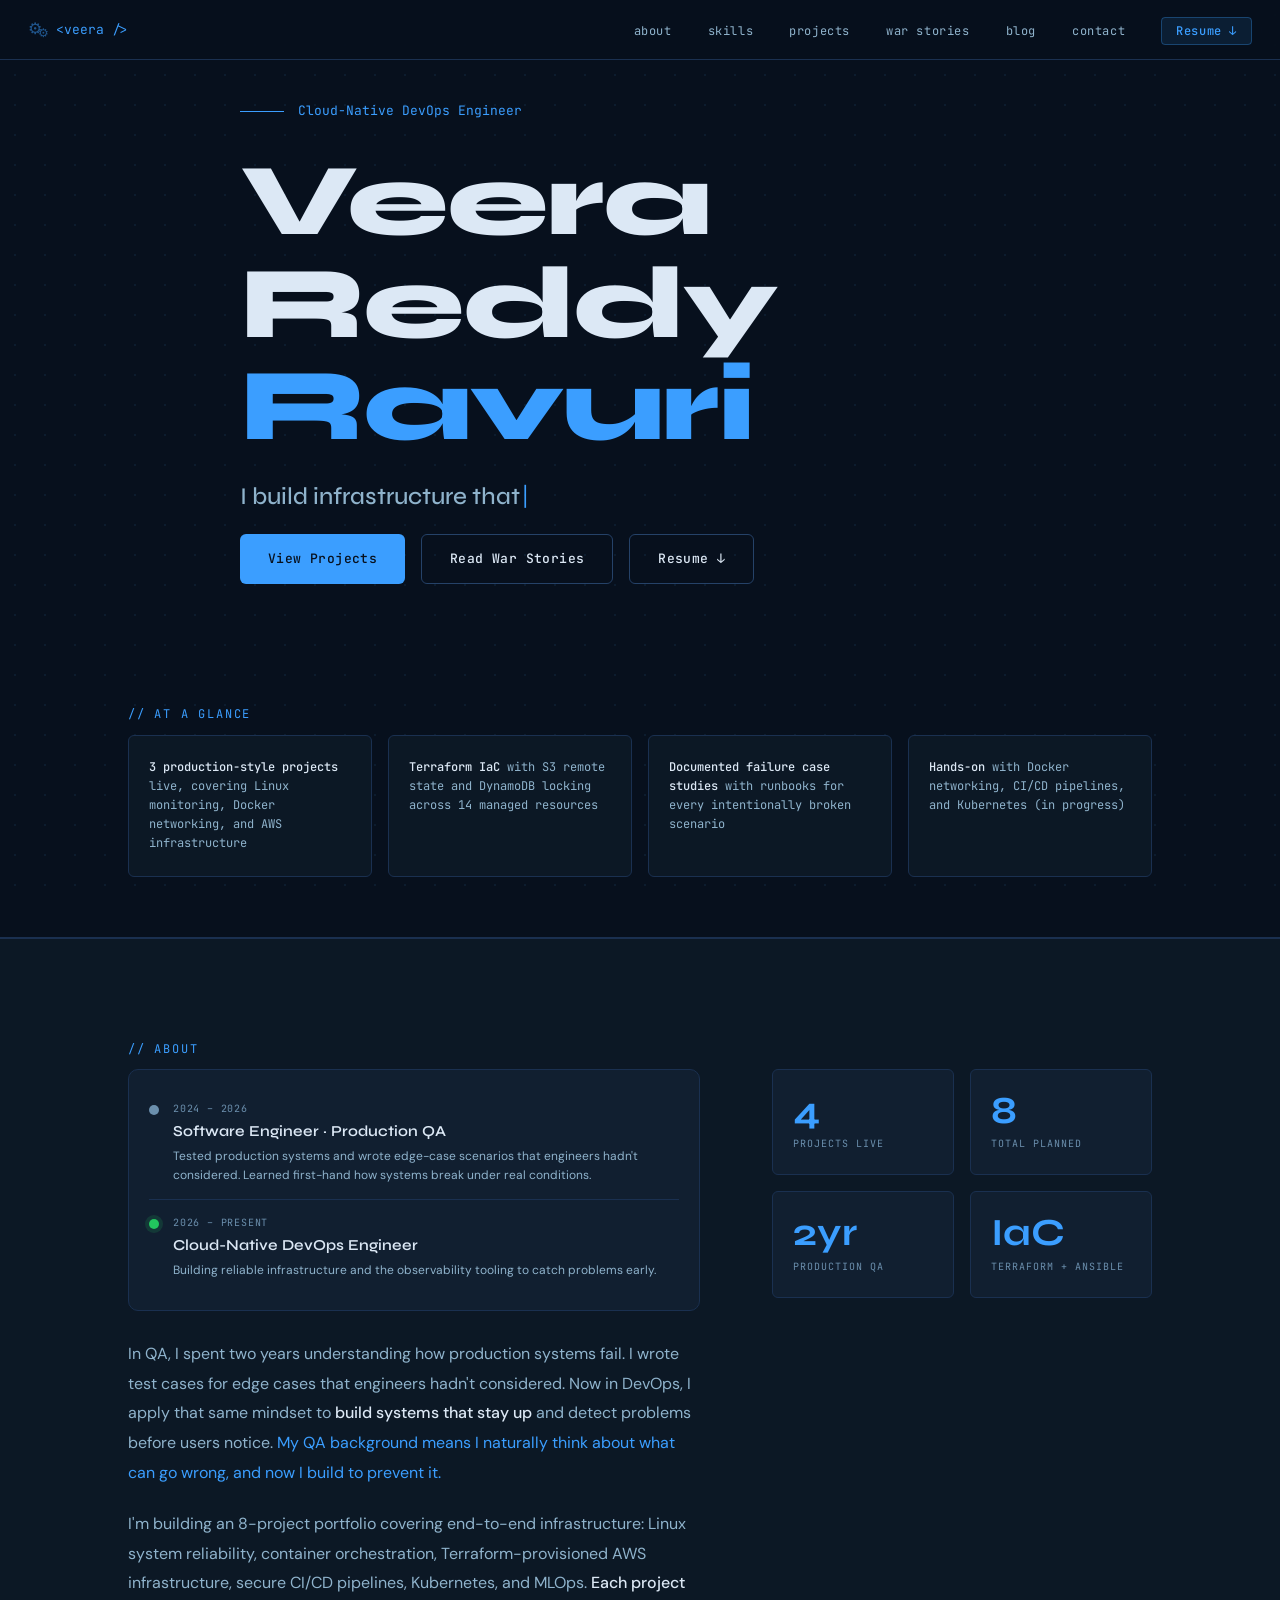
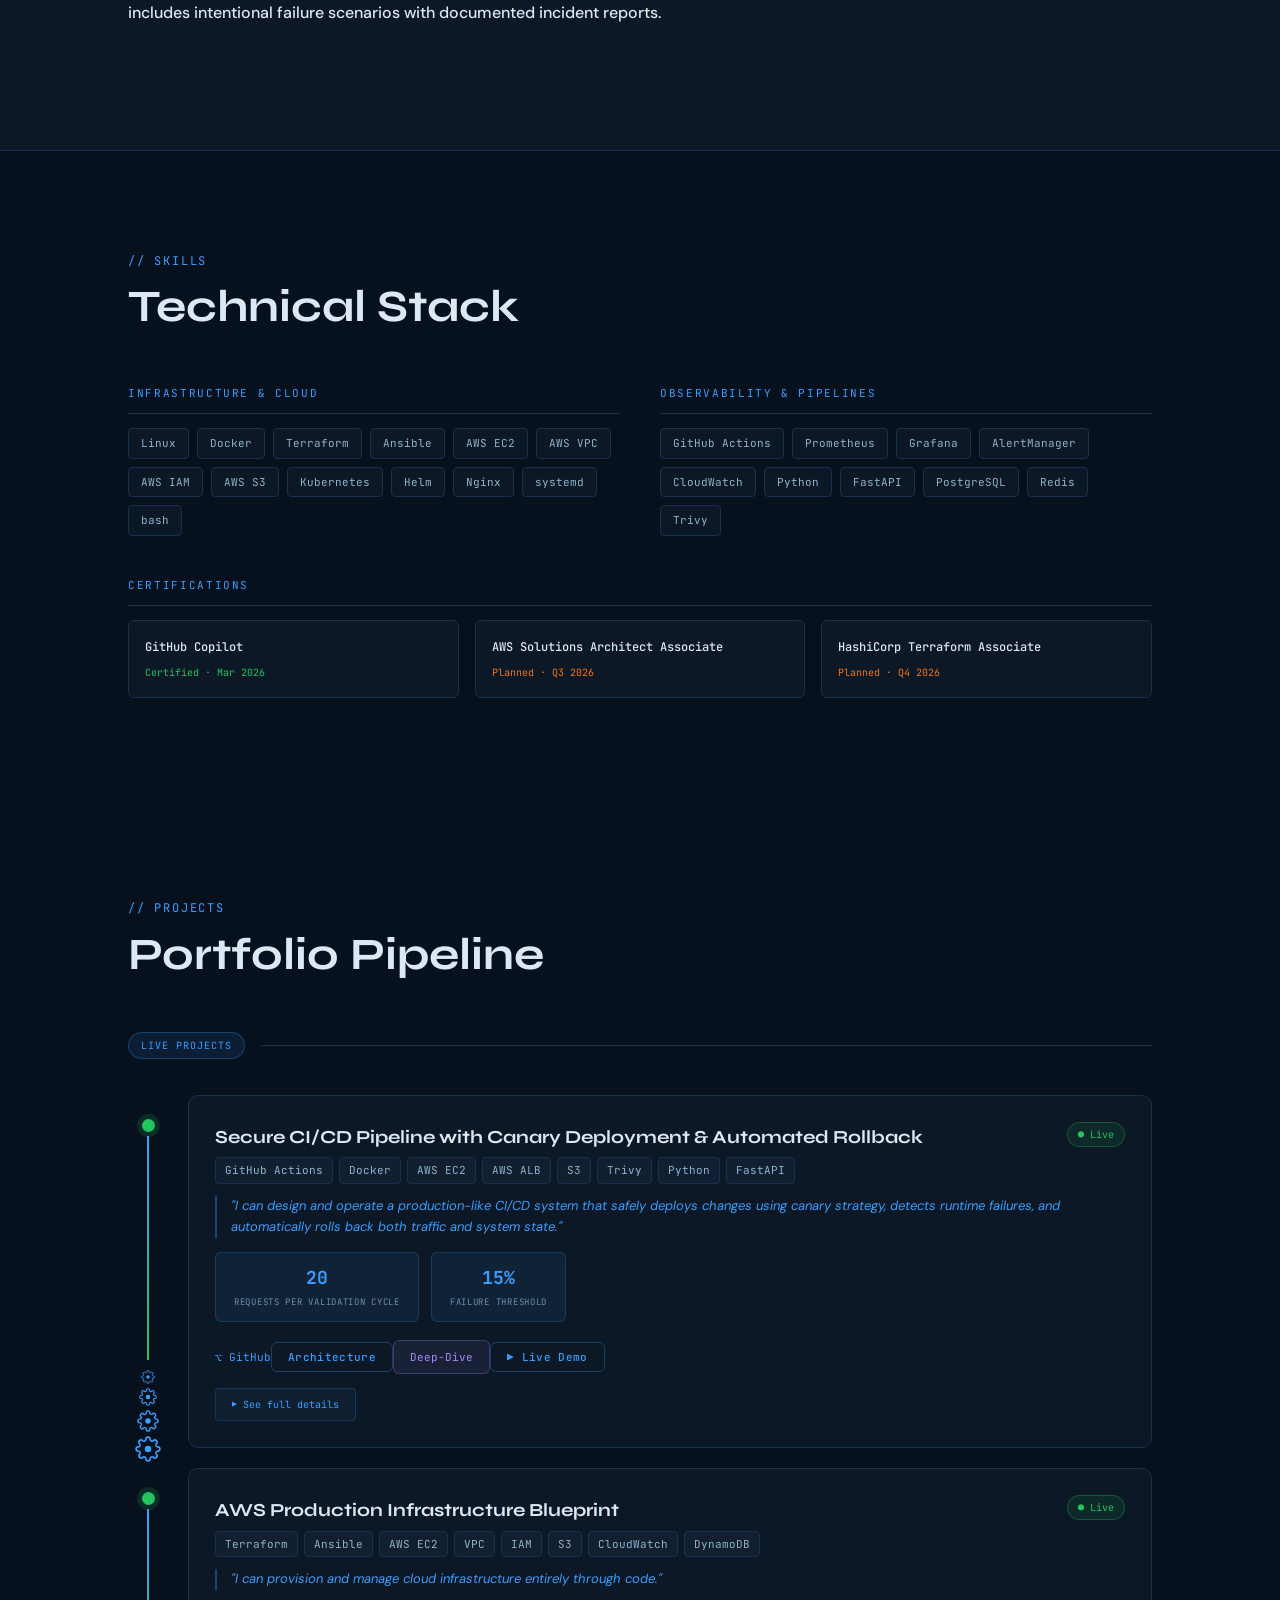
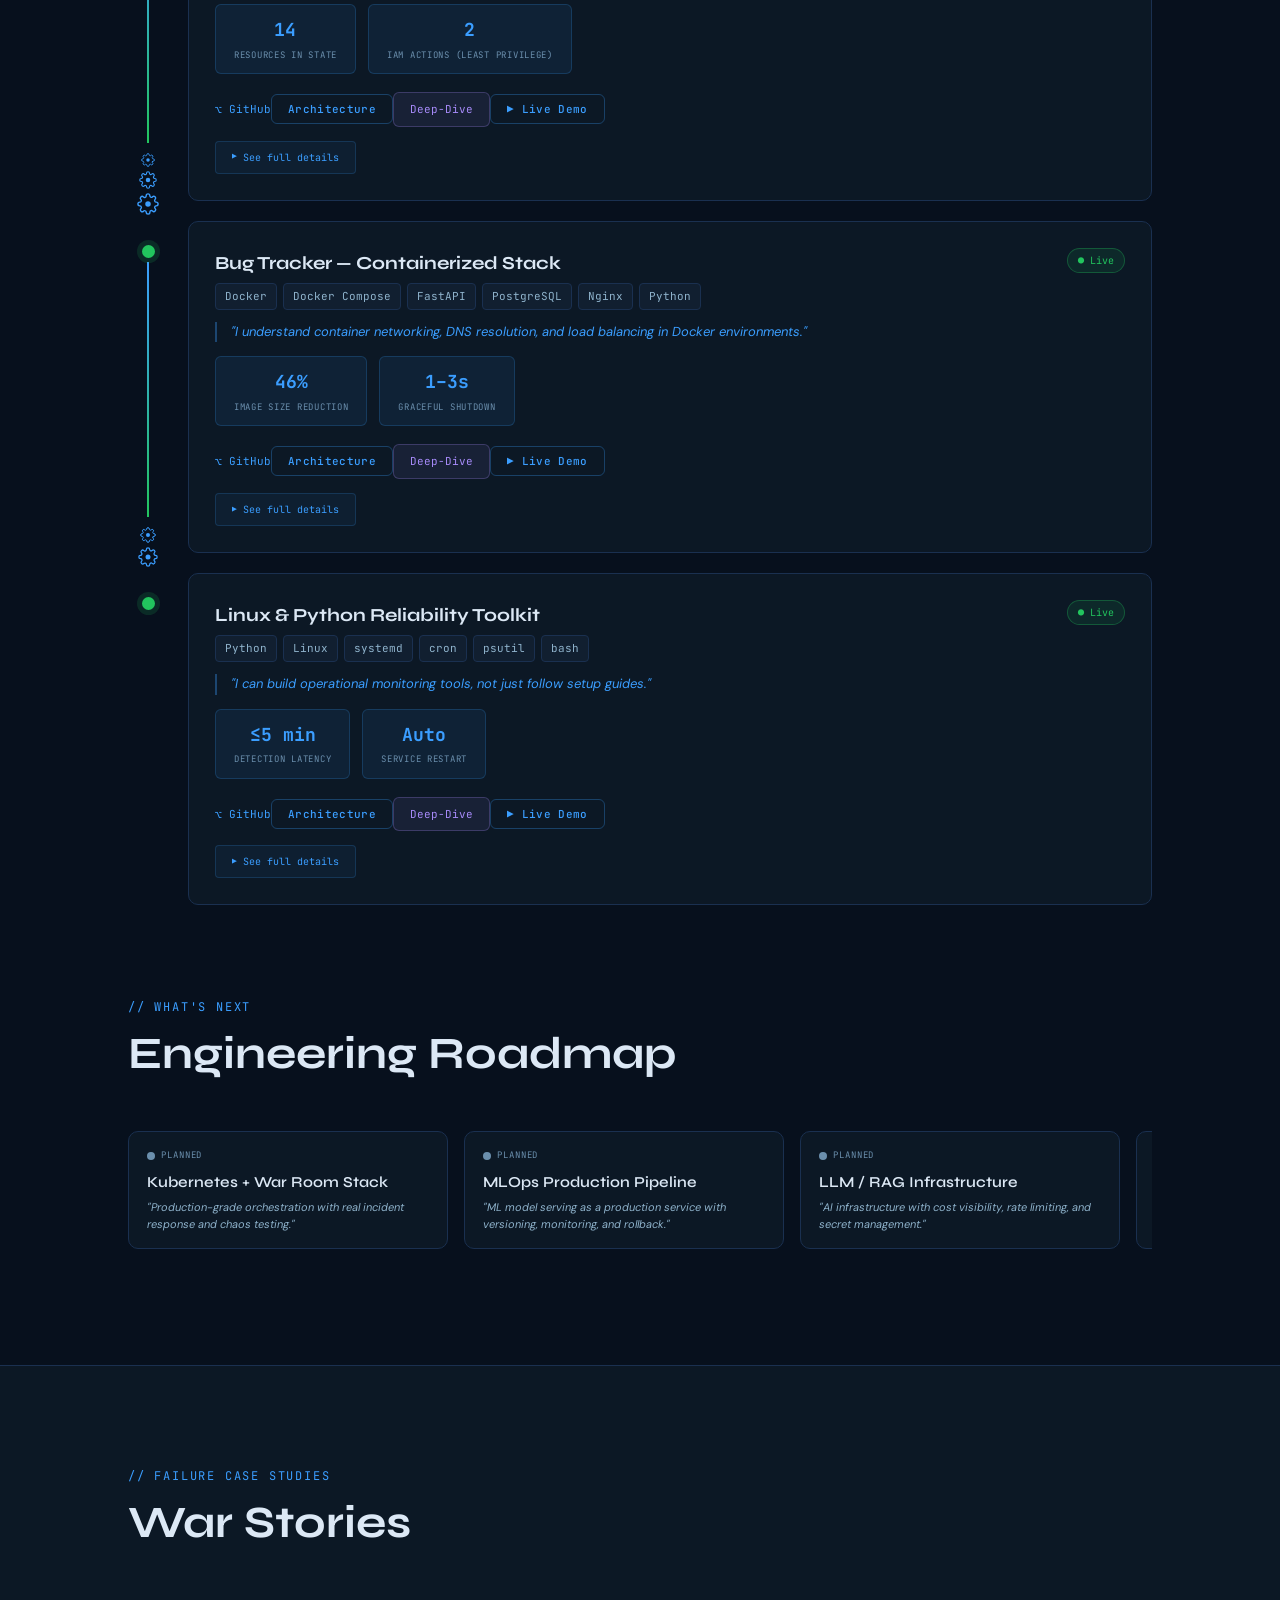
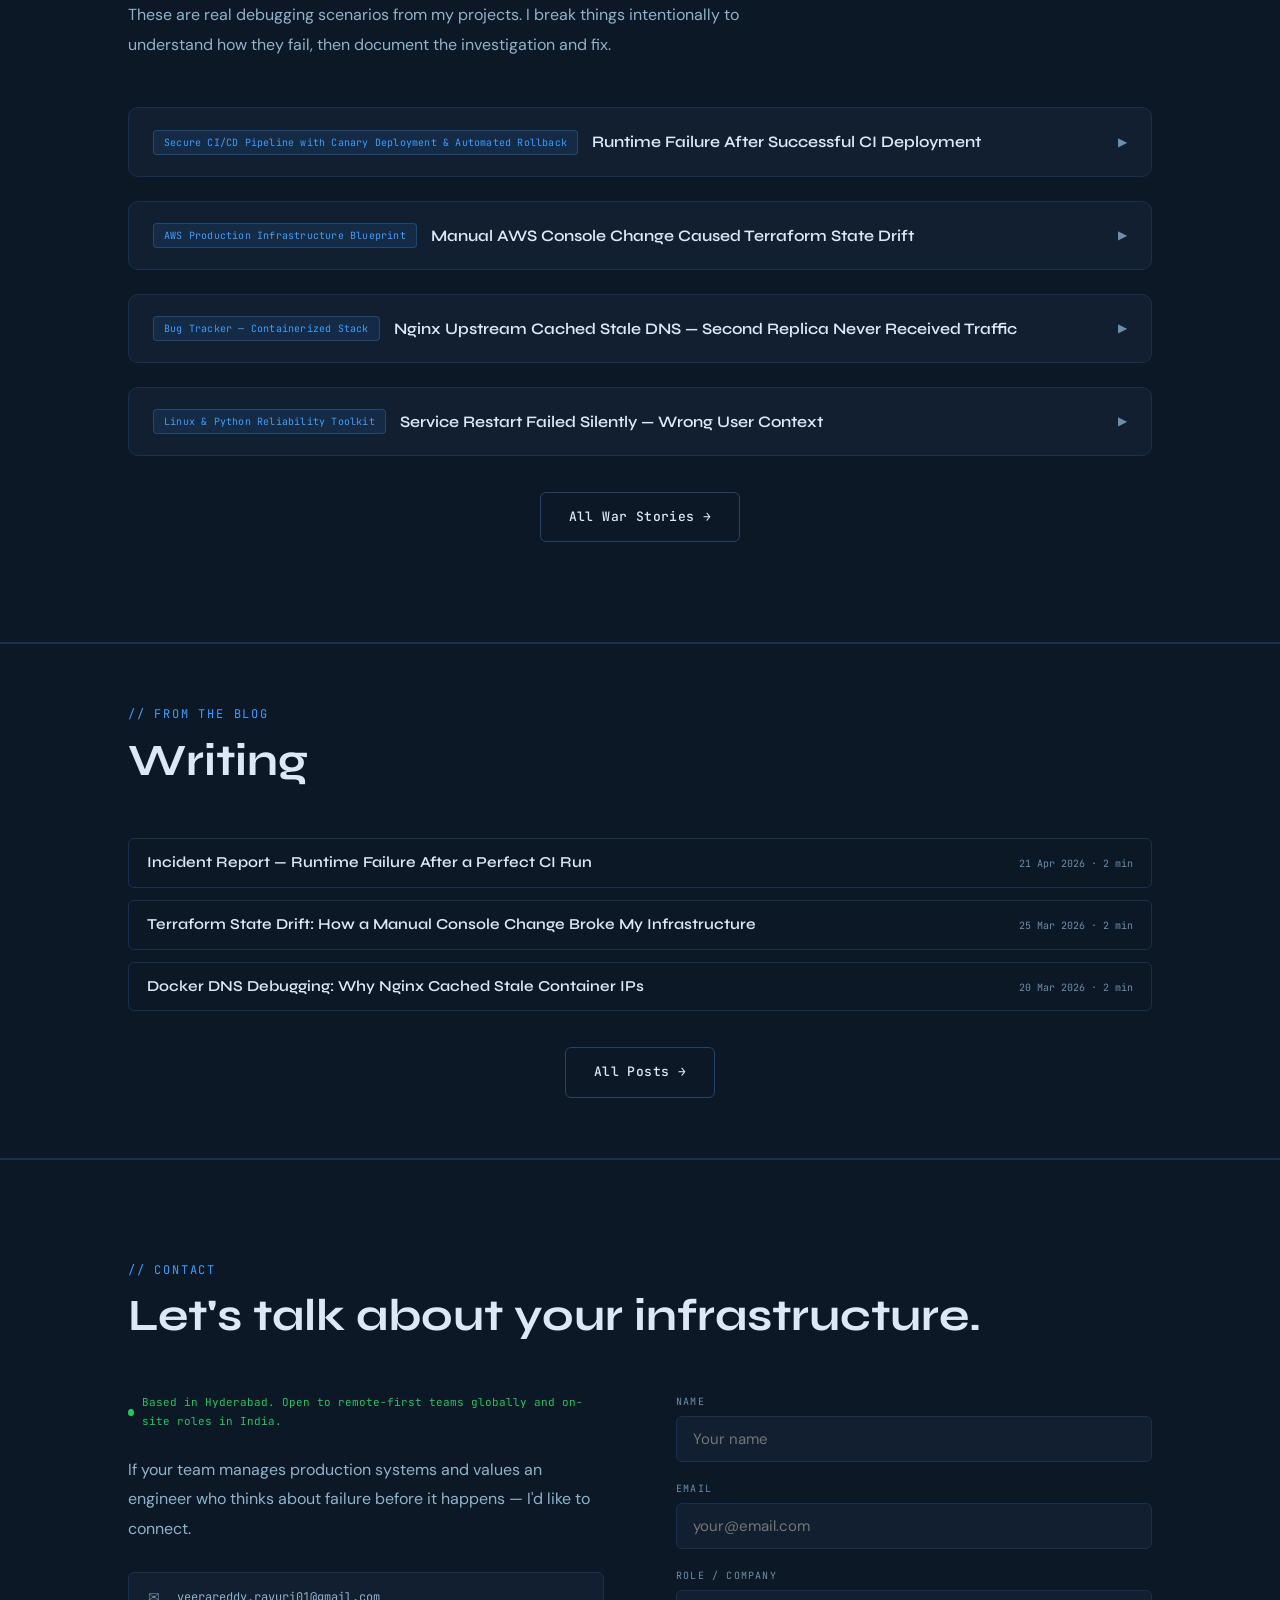
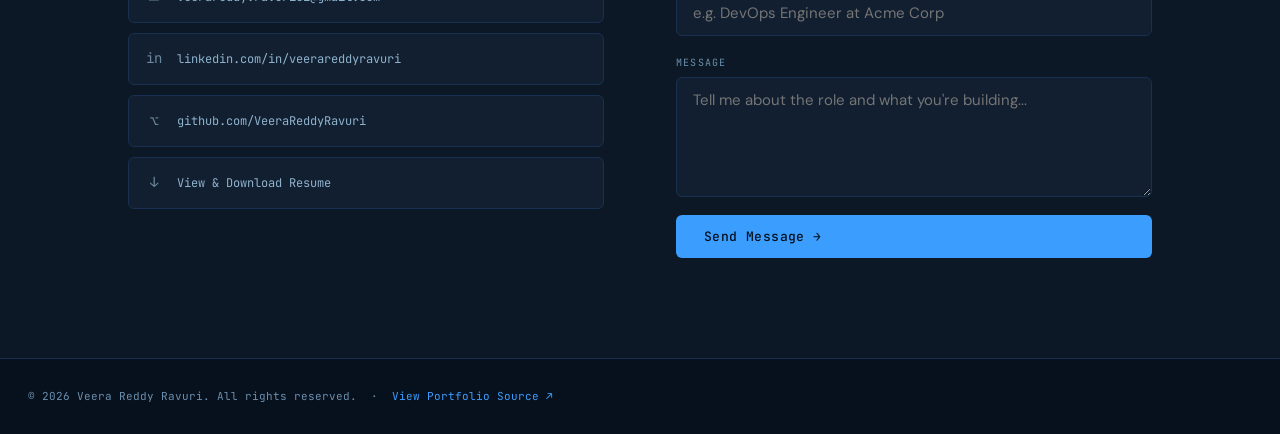
<file: index.html>
<!DOCTYPE html>
<html lang="en">

<head>
  <meta charset="UTF-8">
  <meta name="viewport" content="width=device-width, initial-scale=1.0">
  <meta name="description"
    content="Veera Reddy Ravuri — Cloud-Native DevOps Engineer. Building production-grade infrastructure: Linux, Docker, Terraform, AWS, Kubernetes, MLOps.">
  <meta name="author" content="Veera Reddy Ravuri">
  <meta property="og:title" content="Veera Reddy Ravuri — Cloud-Native DevOps Engineer">
  <meta property="og:description"
    content="8-project portfolio proving end-to-end infrastructure competence. Real incident reports. Real metrics.">
  <meta property="og:image" content="https://veerareddyravuri.github.io/assets/og-image.png">
  <meta property="og:url" content="https://veerareddyravuri.github.io">
  <title>Veera Reddy Ravuri — Cloud-Native DevOps Engineer</title>

  <link rel="preconnect" href="https://fonts.googleapis.com">
  <link rel="preconnect" href="https://fonts.gstatic.com" crossorigin>
  <link rel="preload" as="style"
    href="https://fonts.googleapis.com/css2?family=Syne:wght@600;700;800&family=DM+Sans:opsz,wght@9..40,400;9..40,500&family=JetBrains+Mono:wght@400;500&display=swap&subset=latin">
  <link rel="stylesheet"
    href="https://fonts.googleapis.com/css2?family=Syne:wght@600;700;800&family=DM+Sans:opsz,wght@9..40,400;9..40,500&family=JetBrains+Mono:wght@400;500&display=swap&subset=latin">

  <link rel="stylesheet" href="css/tokens.css">
  <link rel="stylesheet" href="css/layout.css">
  <link rel="stylesheet" href="css/components.css">
  <link rel="stylesheet" href="css/projects.css">
  <link rel="stylesheet" href="css/blog.css">
  <link rel="stylesheet" href="css/animations.css">

  <!-- Analytics: replace 'veerareddy' with your GoatCounter account code -->
  <script data-goatcounter="https://veerareddy.goatcounter.com/count" async src="https://gc.zgo.at/count.js"></script>
</head>

<body>

  <!-- ── RESUME PREVIEW MODAL ──────────────────────────────────── -->
  <div class="modal-overlay" id="resume-modal" role="dialog" aria-modal="true">
    <div class="modal-box modal-box--resume">
      <div class="modal-header">
        <span class="modal-title">Resume — Veera Reddy Ravuri</span>
        <div class="modal-header-actions">
          <a href="assets/Veera_Reddy_Ravuri_Cloud_DevOps_Resume.pdf?v=2" class="btn btn-primary btn--sm"
            download="Veera_Reddy_Ravuri_Cloud_DevOps_Resume.pdf">↓ Download
            PDF</a>
          <button class="modal-close" id="resume-modal-close" aria-label="Close resume modal">✕</button>
        </div>
      </div>
      <div class="modal-body modal-body--iframe">
        <iframe id="resume-iframe" src="" class="resume-iframe"></iframe>
      </div>
    </div>
  </div>

  <!-- ── ARCHITECTURE MODAL ────────────────────────────────────── -->
  <div class="modal-overlay" id="arch-modal" role="dialog" aria-modal="true">
    <div class="modal-box">
      <div class="modal-header">
        <span class="modal-title" id="modal-title">Architecture Diagram</span>
        <button class="modal-close" id="modal-close" aria-label="Close architecture modal">✕</button>
      </div>
      <div class="modal-body">
        <div class="modal-diagram" id="modal-diagram"></div>
        <div class="modal-note" id="modal-note"></div>
      </div>
    </div>
  </div>

  <!-- ── NAV ───────────────────────────────────────────────────── -->
  <nav>
    <a href="#hero" class="nav-logo"><span class="logo-gears"><span class="logo-gear">⚙</span><span
          class="logo-gear logo-gear-2">⚙</span></span>&lt;veera /&gt;</a>
    <button class="hamburger" id="hamburger" aria-label="Toggle navigation menu">
      <span></span><span></span><span></span>
    </button>
    <ul class="nav-links" id="nav-links">
      <li><a href="#about">about</a></li>
      <li><a href="#skills">skills</a></li>
      <li><a href="#projects">projects</a></li>
      <li><a href="#incidents">war stories</a></li>
      <li><a href="blog.html">blog</a></li>
      <li><a href="#contact">contact</a></li>
      <li><a href="resume.html" class="nav-resume-btn">Resume ↓</a></li>
    </ul>
  </nav>

  <!-- ── HERO ──────────────────────────────────────────────────── -->
  <section id="hero" class="section hero-compact">
    <div class="container">
      <div class="hero-inner">
        <div class="hero-eyebrow">Cloud-Native DevOps Engineer</div>
        <h1 class="hero-name">Veera Reddy<br><span class="hi">Ravuri</span></h1>
        <p class="hero-subtitle">I build infrastructure that doesn't fail —<br>and the observability tooling to know
          when it does.
        </p>
        <div class="hero-ctas">
          <a href="#projects" class="btn btn-primary">View Projects</a>
          <a href="#incidents" class="btn btn-outline">Read War Stories</a>
          <a href="resume.html" class="btn btn-outline">Resume ↓</a>
        </div>
      </div>
    </div>
  </section>

  <!-- ── KEY HIGHLIGHTS ────────────────────────────────────────── -->
  <section id="highlights" class="section section--compact">
    <div class="container">
      <div class="section-label">// at a glance</div>
      <div class="highlights-grid">
        <article class="highlight-card">
          <div class="highlight-text"><strong>3 production-style projects</strong> live, covering Linux monitoring,
            Docker
            networking, and AWS infrastructure</div>
        </article>
        <article class="highlight-card">
          <div class="highlight-text"><strong>Terraform IaC</strong> with S3 remote state and DynamoDB locking across 14
            managed resources</div>
        </article>
        <article class="highlight-card">
          <div class="highlight-text"><strong>Documented failure case studies</strong> with runbooks for every
            intentionally
            broken scenario</div>
        </article>
        <article class="highlight-card">
          <div class="highlight-text"><strong>Hands-on</strong> with Docker networking, CI/CD pipelines, and Kubernetes
            (in progress)
          </div>
        </article>
      </div>
    </div>
  </section>

  <!-- ── ABOUT ─────────────────────────────────────────────────── -->
  <section id="about" class="section">
    <div class="container">
      <div class="section-label">// about</div>
      <div class="about-grid">
        <div class="about-text">
          <div class="experience-timeline">
            <div class="exp-item">
              <div class="exp-dot exp-dot-past"></div>
              <div class="exp-content">
                <div class="exp-period">2024 – 2026</div>
                <div class="exp-role">Software Engineer · Production QA</div>
                <div class="exp-note">Tested production systems and wrote edge-case scenarios that engineers hadn't
                  considered.
                  Learned first-hand how systems break under real conditions.</div>
              </div>
            </div>
            <div class="exp-item">
              <div class="exp-dot exp-dot-current"></div>
              <div class="exp-content">
                <div class="exp-period">2026 – Present</div>
                <div class="exp-role">Cloud-Native DevOps Engineer</div>
                <div class="exp-note">Building reliable infrastructure and the observability tooling to catch problems
                  early.</div>
              </div>
            </div>
          </div>
          <p>
            In QA, I spent two years understanding how production systems fail.
            I wrote test cases for edge cases that engineers hadn't considered.
            Now in DevOps, I apply that same mindset to <strong>build systems that
              stay up</strong> and detect problems before users notice.
            <span class="hi">My QA background means I naturally think about what can go wrong, and now I build to
              prevent it.</span>
          </p>
          <p>
            I'm building an 8-project portfolio covering end-to-end infrastructure:
            Linux system reliability, container orchestration,
            Terraform-provisioned AWS infrastructure, secure CI/CD pipelines,
            Kubernetes, and MLOps. <strong>Each project includes intentional failure
              scenarios with documented incident reports.</strong>
          </p>
        </div>
        <div class="about-stats">
          <div class="stat-card">
            <div class="stat-num" data-count-to="4" data-suffix="">4</div>
            <div class="stat-label">Projects Live</div>
          </div>
          <div class="stat-card">
            <div class="stat-num" data-count-to="8" data-suffix="">8</div>
            <div class="stat-label">Total Planned</div>
          </div>
          <div class="stat-card">
            <div class="stat-num">2yr</div>
            <div class="stat-label">Production QA</div>
          </div>
          <div class="stat-card">
            <div class="stat-num">IaC</div>
            <div class="stat-label">Terraform + Ansible</div>
          </div>
        </div>
      </div>
    </div>
  </section>

  <!-- ── SKILLS ────────────────────────────────────────────────── -->
  <section id="skills" class="section">
    <div class="container">
      <div class="section-label">// skills</div>
      <div class="section-title">Technical Stack</div>
      <div class="skills-grid">
        <div>
          <div class="skill-group-label">Infrastructure &amp; Cloud</div>
          <div class="skill-tags">
            <span class="skill-tag">Linux</span><span class="skill-tag">Docker</span>
            <span class="skill-tag">Terraform</span><span class="skill-tag">Ansible</span>
            <span class="skill-tag">AWS EC2</span><span class="skill-tag">AWS VPC</span>
            <span class="skill-tag">AWS IAM</span><span class="skill-tag">AWS S3</span>
            <span class="skill-tag">Kubernetes</span><span class="skill-tag">Helm</span>
            <span class="skill-tag">Nginx</span><span class="skill-tag">systemd</span>
            <span class="skill-tag">bash</span>
          </div>
        </div>
        <div>
          <div class="skill-group-label">Observability &amp; Pipelines</div>
          <div class="skill-tags">
            <span class="skill-tag">GitHub Actions</span><span class="skill-tag">Prometheus</span>
            <span class="skill-tag">Grafana</span><span class="skill-tag">AlertManager</span>
            <span class="skill-tag">CloudWatch</span><span class="skill-tag">Python</span>
            <span class="skill-tag">FastAPI</span><span class="skill-tag">PostgreSQL</span>
            <span class="skill-tag">Redis</span><span class="skill-tag">Trivy</span>
          </div>
        </div>
      </div>
      <!-- Certifications -->
      <div class="skill-group-label skill-group-label--spaced">Certifications</div>
      <div class="certs-grid">
        <div class="cert-card">
          <div class="cert-info">
            <div class="cert-name">GitHub Copilot</div>
            <div class="cert-status cert-active">Certified · Mar 2026</div>
          </div>
        </div>
        <div class="cert-card">
          <div class="cert-info">
            <div class="cert-name">AWS Solutions Architect Associate</div>
            <div class="cert-status cert-planned">Planned · Q3 2026</div>
          </div>
        </div>
        <div class="cert-card">
          <div class="cert-info">
            <div class="cert-name">HashiCorp Terraform Associate</div>
            <div class="cert-status cert-planned">Planned · Q4 2026</div>
          </div>
        </div>
      </div>
    </div>
  </section>

  <!-- ── PROJECTS ──────────────────────────────────────────────── -->
  <section id="projects" class="section">
    <div class="container">
      <div class="section-label">// projects</div>
      <div class="section-title">Portfolio Pipeline</div>
      <div id="projects-root"></div>
    </div>
  </section>

  <!-- ── WAR STORIES ───────────────────────────────────────────── -->
  <section id="incidents" class="section">
    <div class="container">
      <div class="section-label">// failure case studies</div>
      <div class="section-title">War Stories</div>
      <p class="incidents-intro">
        These are real debugging scenarios from my projects. I break things intentionally
        to understand how they fail, then document the investigation and fix.
      </p>
      <div class="incident-cards" id="incidents-root"></div>
    </div>
  </section>

  <!-- ── FROM THE BLOG ─────────────────────────────────── -->
  <section id="latest-posts" class="section section--compact">
    <div class="container">
      <div class="section-label">// from the blog</div>
      <div class="section-title">Writing</div>
      <div class="blog-post-strip" id="posts-root"></div>
      <div class="blog-cta-wrap">
        <a href="blog.html" class="btn btn-outline">All Posts →</a>
      </div>
    </div>
  </section>

  <!-- ── CONTACT ───────────────────────────────────────────────── -->
  <section id="contact" class="section">
    <div class="container">
      <div class="section-label">// contact</div>
      <div class="section-title">Let's talk about your infrastructure.</div>
      <div class="contact-grid">
        <div class="contact-info">
          <div class="contact-avail">
            <div class="avail-dot"></div>
            Based in Hyderabad. Open to remote-first teams globally and on-site roles in India.
          </div>
          <p>
            If your team manages production systems and values an engineer who thinks about failure before it happens —
            I'd like to connect.
          </p>
          <div class="contact-links">
            <a href="mailto:veerareddy.ravuri01@gmail.com" class="c-link">
              <span class="c-link-icon">✉</span> veerareddy.ravuri01@gmail.com
            </a>
            <a href="https://www.linkedin.com/in/veerareddyravuri/" class="c-link" target="_blank" rel="noopener">
              <span class="c-link-icon">in</span> linkedin.com/in/veerareddyravuri
            </a>
            <a href="https://github.com/VeeraReddyRavuri" class="c-link" target="_blank" rel="noopener">
              <span class="c-link-icon">⌥</span> github.com/VeeraReddyRavuri
            </a>
            <a href="resume.html" class="c-link">
              <span class="c-link-icon">↓</span> View & Download Resume
            </a>
          </div>
        </div>
        <div>
          <form class="contact-form" action="https://formspree.io/f/xnjopdal" method="POST">
            <div class="form-row">
              <label>Name</label>
              <input type="text" name="name" placeholder="Your name" required>
            </div>
            <div class="form-row">
              <label>Email</label>
              <input type="email" name="email" placeholder="your@email.com" required>
            </div>
            <div class="form-row">
              <label>Role / Company</label>
              <input type="text" name="role" placeholder="e.g. DevOps Engineer at Acme Corp">
            </div>
            <div class="form-row">
              <label>Message</label>
              <textarea name="message" placeholder="Tell me about the role and what you're building..."
                required></textarea>
            </div>
            <button type="submit" class="btn btn-primary">Send Message →</button>
            <div class="form-error" id="form-error"></div>
          </form>
          <div class="contact-confirm contact-confirm--hidden">✓ Message sent. I'll get back to you within 24 hours.
          </div>
        </div>
      </div>
    </div>
  </section>

  <!-- ── FOOTER ────────────────────────────────────────────────── -->
  <footer>
    <div class="footer-left">
      © 2026 Veera Reddy Ravuri. All rights reserved.
      &nbsp;·&nbsp; <a href="https://github.com/VeeraReddyRavuri/VeeraReddyRavuri.github.io" class="footer-arch-link"
        target="_blank" rel="noopener">View Portfolio Source ↗</a>
    </div>
  </footer>

  <!-- ── SCRIPTS ──────────────────────────────────────────────── -->
  <script type="module" src="js/main.js"></script>
</body>

</html>
</file>
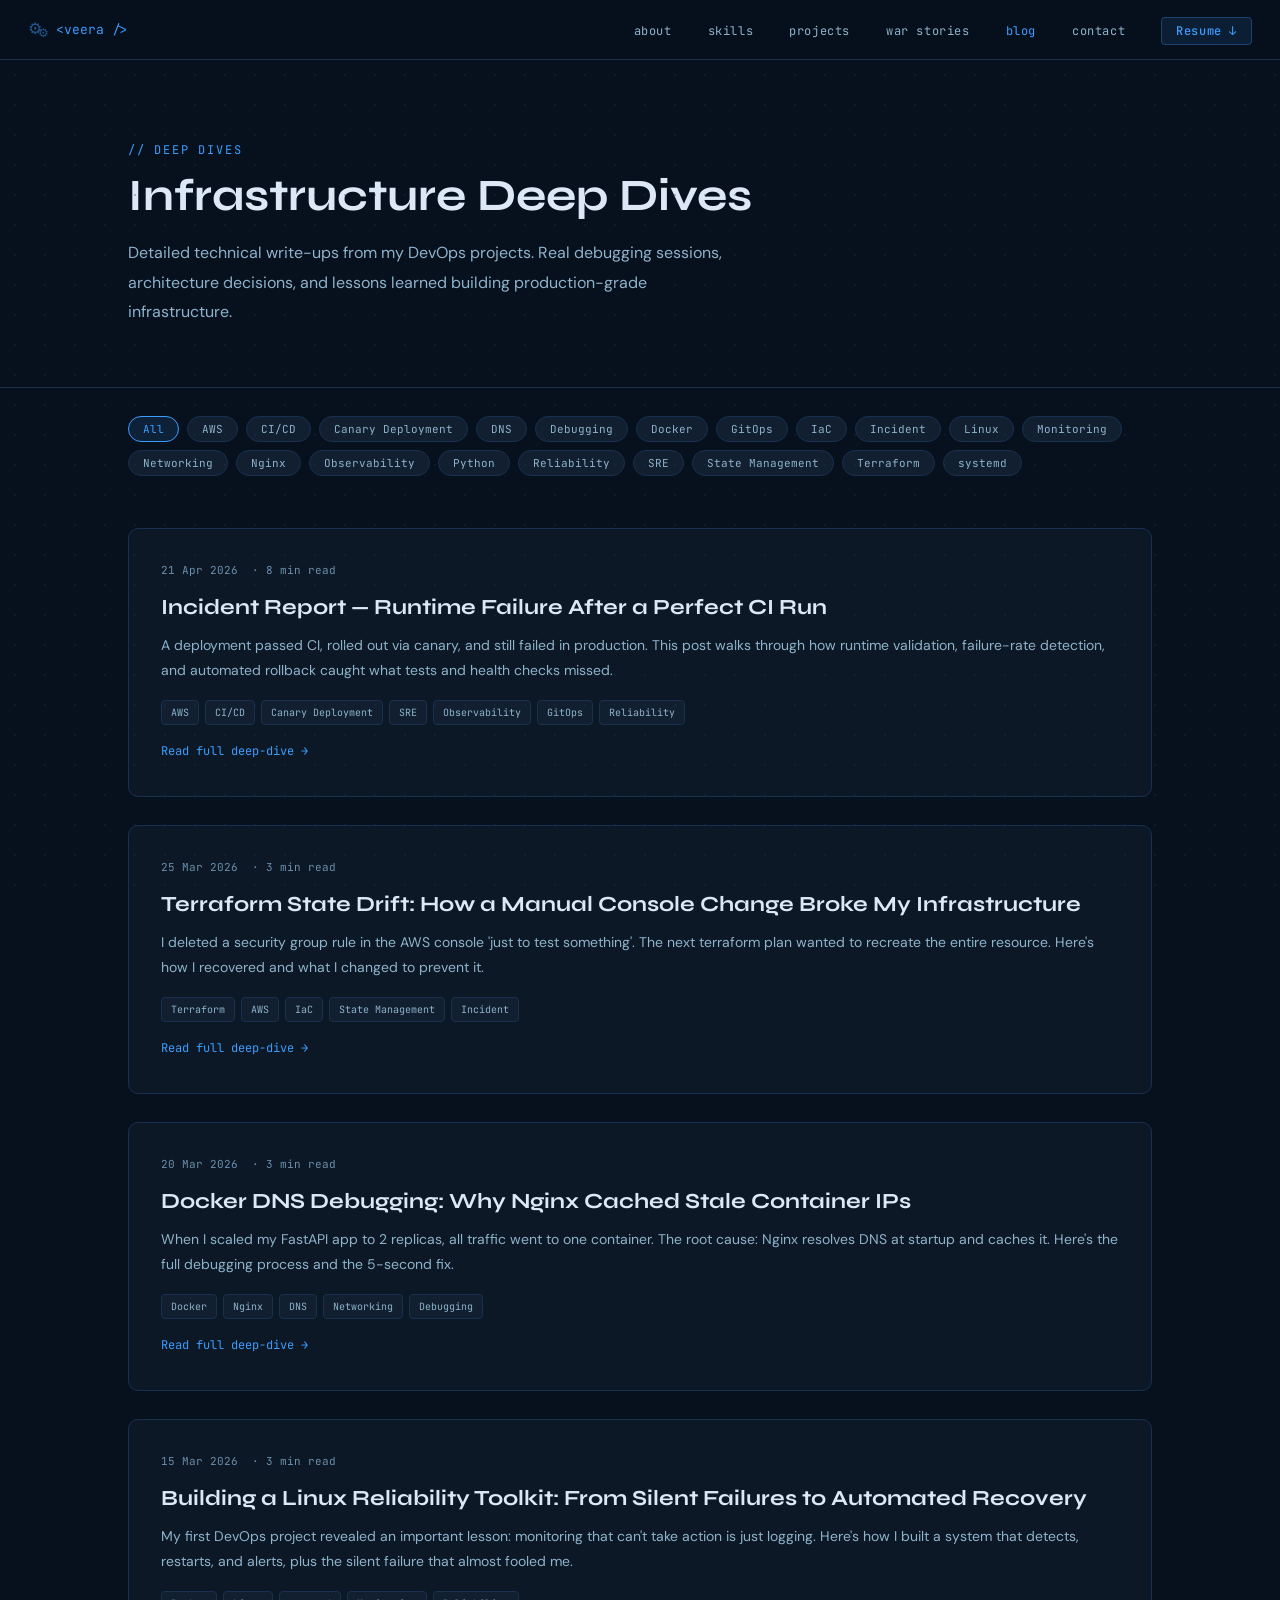
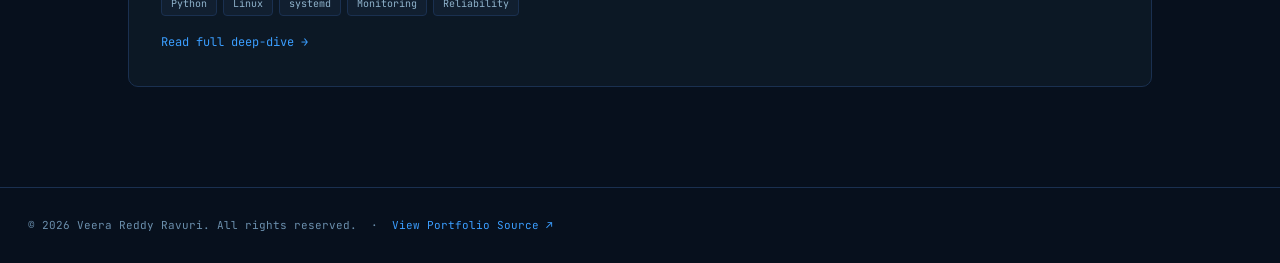
<file: blog.html>
<!DOCTYPE html>
<html lang="en">

<head>
  <meta charset="UTF-8">
  <meta name="viewport" content="width=device-width, initial-scale=1.0">
  <meta name="description"
    content="DevOps deep-dive articles by Veera Reddy Ravuri — Docker debugging, Terraform state management, Linux reliability, and infrastructure war stories.">
  <meta name="author" content="Veera Reddy Ravuri">
  <meta property="og:title" content="Blog — Veera Reddy Ravuri">
  <meta property="og:description"
    content="Deep-dive articles on Docker, Terraform, AWS, and infrastructure reliability.">
  <meta property="og:url" content="https://veerareddyravuri.github.io/blog.html">
  <title>Blog — Veera Reddy Ravuri | DevOps Deep Dives</title>

  <link rel="preconnect" href="https://fonts.googleapis.com">
  <link rel="preconnect" href="https://fonts.gstatic.com" crossorigin>
  <link rel="preload" as="style"
    href="https://fonts.googleapis.com/css2?family=Syne:wght@600;700;800&family=DM+Sans:opsz,wght@9..40,400;9..40,500&family=JetBrains+Mono:wght@400;500&display=swap&subset=latin">
  <link rel="stylesheet"
    href="https://fonts.googleapis.com/css2?family=Syne:wght@600;700;800&family=DM+Sans:opsz,wght@9..40,400;9..40,500&family=JetBrains+Mono:wght@400;500&display=swap&subset=latin">

  <link rel="stylesheet" href="css/tokens.css">
  <link rel="stylesheet" href="css/layout.css">
  <link rel="stylesheet" href="css/components.css">
  <link rel="stylesheet" href="css/blog.css">
  <link rel="stylesheet" href="css/animations.css">

  <!-- Analytics: replace 'veerareddy' with your GoatCounter account code -->
  <script data-goatcounter="https://veerareddy.goatcounter.com/count" async src="https://gc.zgo.at/count.js"></script>
</head>

<body>

  <!-- ── NAV ───────────────────────────────────────────────────── -->
  <nav>
    <a href="index.html" class="nav-logo"><span class="logo-gears"><span class="logo-gear">⚙</span><span
          class="logo-gear logo-gear-2">⚙</span></span>&lt;veera /&gt;</a>
    <button class="hamburger" id="hamburger" aria-label="Toggle navigation menu">
      <span></span><span></span><span></span>
    </button>
    <ul class="nav-links" id="nav-links">
      <li><a href="index.html#about">about</a></li>
      <li><a href="index.html#skills">skills</a></li>
      <li><a href="index.html#projects">projects</a></li>
      <li><a href="index.html#incidents">war stories</a></li>
      <li><a href="blog.html" class="nav-link--active">blog</a></li>
      <li><a href="index.html#contact">contact</a></li>
      <li><a href="resume.html" class="nav-resume-btn">Resume ↓</a></li>
    </ul>
  </nav>

  <!-- ── BLOG LIST VIEW ────────────────────────────────────────── -->
  <div id="blog-list-view">
    <div class="blog-header">
      <div class="container">
        <div class="section-label">// deep dives</div>
        <h1>Infrastructure Deep Dives</h1>
        <p>Detailed technical write-ups from my DevOps projects. Real debugging sessions, architecture decisions, and
          lessons
          learned building production-grade infrastructure.</p>
      </div>
    </div>
    <div class="container">
      <div class="tag-filters" id="tag-filters"></div>
      <div class="blog-list" id="blog-list"></div>
    </div>
  </div>

  <!-- ── BLOG DETAIL VIEW ──────────────────────────────────────── -->
  <div class="blog-detail" id="blog-detail-view">
    <div class="container">
      <a href="#" class="blog-back" id="blog-back">← All Posts</a>
      <div class="blog-detail-header">
        <h1 id="blog-detail-title"></h1>
        <div class="blog-detail-meta">
          <span class="blog-card-date" id="blog-detail-date"></span>
          <span class="blog-card-read" id="blog-detail-read"></span>
        </div>
      </div>
      <div class="blog-content" id="blog-detail-content"></div>
      <div class="blog-card-tags blog-detail-tags--footer" id="blog-detail-tags"></div>
      <div class="blog-related" id="blog-related"></div>
    </div>
  </div>

  <!-- ── FOOTER ────────────────────────────────────────────────── -->
  <footer>
    <div class="footer-left">
      © 2026 Veera Reddy Ravuri. All rights reserved.
      &nbsp;·&nbsp;
      <a href="https://github.com/VeeraReddyRavuri/VeeraReddyRavuri.github.io" class="footer-arch-link" target="_blank"
        rel="noopener">View Portfolio Source ↗</a>
    </div>
  </footer>

  <!-- ── SCRIPTS ──────────────────────────────────────────────── -->
  <script type="module" src="js/main.js"></script>
</body>

</html>
</file>
<file: css/tokens.css>
/* ── RESET ────────────────────────────────────────────────── */
*,
*::before,
*::after {
  box-sizing: border-box;
  margin: 0;
  padding: 0;
}

/* ── DESIGN TOKENS ────────────────────────────────────────── */
:root {
  /* Colors */
  --bg: #07101d;
  --bg2: #0c1825;
  --bg3: #111f30;
  --bg4: #162538;
  --border: #1a3050;
  --border2: #254268;
  --text: #dce8f5;
  --muted: #6b8fad;
  --muted2: #8fb3cc;
  --accent: #3b9eff;
  --green: #22c55e;
  --purple: #a78bfa;
  --orange: #f97316;
  --red: #ef4444;

  /* Typography */
  --fh: 'Syne', sans-serif;
  --fb: 'DM Sans', sans-serif;
  --fm: 'JetBrains Mono', monospace;

  /* Spacing */
  --space-xs: 8px;
  --space-sm: 16px;
  --space-md: 28px;
  --space-lg: 52px;
  --space-xl: 100px;

  /* Radii */
  --radius-sm: 6px;
  --radius-md: 10px;
  --radius-lg: 16px;

  /* Transitions */
  --transition-fast: 150ms ease;
  --transition-base: 250ms ease;
  --transition-slow: 400ms ease;
}

/* ── BASE ─────────────────────────────────────────────────── */
html {
  scroll-behavior: smooth;
}

body {
  background: var(--bg);
  color: var(--text);
  font-family: var(--fb);
  font-size: 16px;
  line-height: 1.7;
  overflow-x: clip;
}

body::before {
  content: '';
  position: fixed;
  inset: 0;
  background-image: radial-gradient(circle, #1a3858 1px, transparent 1px);
  background-size: 30px 30px;
  opacity: 0.3;
  pointer-events: none;
  z-index: 0;
}
</file>
<file: css/layout.css>
/* ── Z-INDEX STACKING ─────────────────────────────────────── */
nav,
section,
footer,
.modal-overlay {
  position: relative;
  z-index: 1;
}

/* ── CONTAINER ────────────────────────────────────────────── */
.container {
  max-width: 1080px;
  margin: 0 auto;
  padding: 0 var(--space-md);
}

/* ── SECTION ──────────────────────────────────────────────── */
.section {
  padding: var(--space-xl) 0;
}

.section--compact {
  padding: 60px 0;
}

.section-label {
  font-family: var(--fm);
  font-size: 12px;
  color: var(--accent);
  letter-spacing: 0.15em;
  text-transform: uppercase;
  margin-bottom: 10px;
}

.section-title {
  font-family: var(--fh);
  font-size: clamp(2rem, 4vw, 2.8rem);
  font-weight: 700;
  line-height: 1.15;
  margin-bottom: var(--space-lg);
}

/* ── NAV ──────────────────────────────────────────────────── */
nav {
  position: fixed;
  top: 0;
  left: 0;
  right: 0;
  z-index: 200;
  padding: var(--space-sm) var(--space-md);
  display: flex;
  align-items: center;
  justify-content: space-between;
  background: rgba(7, 16, 29, 0.9);
  backdrop-filter: blur(14px);
  border-bottom: 1px solid var(--border);
}

.nav-logo {
  font-family: var(--fm);
  font-size: 13px;
  color: var(--accent);
  text-decoration: none;
  display: flex;
  align-items: center;
  gap: 6px;
}

.logo-gears {
  display: inline-flex;
  align-items: center;
  position: relative;
  width: 22px;
  height: 16px;
}

.logo-gear {
  font-size: 16px;
  line-height: 1;
  color: var(--accent);
  opacity: 0.5;
  transition: opacity 0.3s;
  position: absolute;
}

.logo-gear:first-child {
  left: 0;
  top: -1px;
}

.logo-gear.logo-gear-2 {
  font-size: 12px;
  left: 10px;
  top: 5px;
}

.nav-logo:hover .logo-gear {
  opacity: 1;
}

.nav-links {
  display: flex;
  gap: 36px;
  list-style: none;
  align-items: center;
}

.nav-links a {
  font-family: var(--fm);
  font-size: 12px;
  color: var(--muted2);
  text-decoration: none;
  letter-spacing: 0.05em;
  transition: color 0.2s;
}

.nav-links a:hover {
  color: var(--text);
}

.nav-link--active {
  color: var(--accent) !important;
}

.nav-resume-btn {
  background: rgba(59, 158, 255, 0.1) !important;
  color: var(--accent) !important;
  border: 1px solid rgba(59, 158, 255, 0.3);
  border-radius: 4px;
  padding: 5px 14px !important;
  font-weight: 500 !important;
  transition: all 0.2s !important;
}

.nav-resume-btn:hover {
  background: rgba(59, 158, 255, 0.18) !important;
}

/* ── HAMBURGER ────────────────────────────────────────────── */
.hamburger {
  display: none;
  background: none;
  border: none;
  cursor: pointer;
  padding: 4px;
}

.hamburger span {
  display: block;
  width: 22px;
  height: 2px;
  background: var(--muted2);
  margin: 5px 0;
  transition: all 0.3s;
  border-radius: 1px;
}

/* ── HERO ─────────────────────────────────────────────────── */
#hero {
  min-height: auto;
  display: flex;
  align-items: center;
  padding-top: var(--space-xl);
  padding-bottom: 60px;
}

.hero-compact {
  min-height: auto !important;
}

.hero-inner {
  max-width: 800px;
}

.hero-eyebrow {
  font-family: var(--fm);
  font-size: 13px;
  color: var(--accent);
  margin-bottom: var(--space-md);
  display: flex;
  align-items: center;
  gap: 14px;
}

.hero-eyebrow::before {
  content: '';
  display: block;
  width: 44px;
  height: 1px;
  background: var(--accent);
}

h1.hero-name {
  font-family: var(--fh);
  font-size: clamp(3.5rem, 8vw, 6.5rem);
  font-weight: 800;
  line-height: 1.0;
  letter-spacing: -0.02em;
  margin-bottom: 20px;
}

h1.hero-name .hi {
  color: var(--accent);
}

.hero-subtitle {
  font-family: var(--fh);
  font-size: clamp(1.1rem, 2.5vw, 1.5rem);
  font-weight: 500;
  color: var(--muted2);
  margin-bottom: var(--space-sm);
  min-height: 1.6em;
}

.hero-currently-building {
  display: inline-flex;
  align-items: center;
  gap: 10px;
  padding: 10px 20px;
  border-radius: var(--radius-sm);
  background: rgba(34, 197, 94, 0.08);
  border: 1px solid rgba(34, 197, 94, 0.2);
  font-family: var(--fm);
  font-size: 12px;
  color: var(--green);
  margin-bottom: 20px;
}

.hero-desc {
  font-size: 15px;
  color: var(--muted2);
  max-width: 560px;
  margin-bottom: var(--space-md);
  line-height: 1.85;
}

.hero-ctas {
  display: flex;
  gap: var(--space-sm);
  flex-wrap: wrap;
}

.scroll-cue {
  position: absolute;
  bottom: 40px;
  left: 50%;
  transform: translateX(-50%);
  display: flex;
  flex-direction: column;
  align-items: center;
  gap: 6px;
}

.scroll-cue span {
  font-family: var(--fm);
  font-size: 10px;
  color: var(--muted);
  letter-spacing: 0.15em;
  text-transform: uppercase;
}

.scroll-cue-line {
  width: 1px;
  height: var(--space-lg);
  background: linear-gradient(to bottom, var(--muted), transparent);
}

/* ── ABOUT ────────────────────────────────────────────────── */
#about {
  background: var(--bg2);
  border-top: 1px solid var(--border);
  border-bottom: 1px solid var(--border);
}

.about-grid {
  display: grid;
  grid-template-columns: 1fr 380px;
  gap: 72px;
  align-items: start;
}

.about-text p {
  color: var(--muted2);
  margin-bottom: 22px;
  font-size: 16px;
  line-height: 1.85;
}

.about-text strong {
  color: var(--text);
  font-weight: 500;
}

.about-text .hi {
  color: var(--accent);
}

.about-stats {
  display: grid;
  grid-template-columns: 1fr 1fr;
  gap: var(--space-sm);
}

.stat-card {
  background: var(--bg3);
  border: 1px solid var(--border);
  border-radius: var(--radius-sm);
  padding: 22px 20px;
}

.stat-num {
  font-family: var(--fh);
  font-size: 2.4rem;
  font-weight: 700;
  color: var(--accent);
  line-height: 1;
  margin-bottom: 5px;
}

.stat-label {
  font-family: var(--fm);
  font-size: 10px;
  color: var(--muted);
  text-transform: uppercase;
  letter-spacing: 0.1em;
}

/* ── EXPERIENCE TIMELINE ─────────────────────────────────── */
.experience-timeline {
  margin-bottom: var(--space-md);
  padding: 20px;
  background: var(--bg3);
  border: 1px solid var(--border);
  border-radius: var(--radius-md);
}

.exp-item {
  display: flex;
  gap: 14px;
  padding: 10px 0;
  position: relative;
}

.exp-item:not(:last-child) {
  border-bottom: 1px solid var(--border);
  padding-bottom: 14px;
  margin-bottom: 4px;
}

.exp-dot {
  width: 10px;
  height: 10px;
  border-radius: 50%;
  margin-top: 5px;
  flex-shrink: 0;
}

.exp-dot-past {
  background: var(--muted);
}

.exp-dot-current {
  background: var(--green);
  box-shadow: 0 0 0 4px rgba(34, 197, 94, 0.15);
}

.exp-period {
  font-family: var(--fm);
  font-size: 10px;
  color: var(--muted);
  text-transform: uppercase;
  letter-spacing: 0.08em;
}

.exp-role {
  font-family: var(--fh);
  font-size: 0.95rem;
  font-weight: 600;
  margin: 2px 0;
}

.exp-badge {
  font-family: var(--fm);
  font-size: 9px;
  background: rgba(34, 197, 94, 0.1);
  color: var(--green);
  border: 1px solid rgba(34, 197, 94, 0.3);
  border-radius: 12px;
  padding: 1px var(--space-xs);
  margin-left: 6px;
}

.exp-note {
  font-size: 12px;
  color: var(--muted2);
  line-height: 1.6;
}

/* ── SKILLS ───────────────────────────────────────────────── */
.skills-grid {
  display: grid;
  grid-template-columns: 1fr 1fr;
  gap: 40px;
}

.skill-group-label {
  font-family: var(--fm);
  font-size: 11px;
  color: var(--accent);
  text-transform: uppercase;
  letter-spacing: 0.15em;
  margin-bottom: 14px;
  padding-bottom: 10px;
  border-bottom: 1px solid var(--border);
}

.skill-group-label--spaced {
  margin-top: 40px;
}

/* ── KEY HIGHLIGHTS ───────────────────────────────────────── */
#highlights {
  border-bottom: 1px solid var(--border);
}

.highlights-grid {
  display: grid;
  grid-template-columns: repeat(4, 1fr);
  gap: var(--space-sm);
}

/* ── LATEST POSTS ─────────────────────────────────────────── */
#latest-posts {
  background: var(--bg2);
  border-top: 1px solid var(--border);
  border-bottom: 1px solid var(--border);
}

.posts-grid {
  display: grid;
  grid-template-columns: 1fr 1fr;
  gap: 24px;
}

.blog-cta-wrap {
  text-align: center;
  margin-top: 36px;
}

/* ── CONTACT ──────────────────────────────────────────────── */
#contact {
  background: var(--bg2);
  border-top: 1px solid var(--border);
}

.contact-grid {
  display: grid;
  grid-template-columns: 1fr 1fr;
  gap: 72px;
}

/* ── WAR STORIES ─────────────────────────────────────────── */
#incidents {
  background: var(--bg2);
  border-top: 1px solid var(--border);
  border-bottom: 1px solid var(--border);
}

.incidents-intro {
  color: var(--muted2);
  font-size: 16px;
  max-width: 620px;
  margin-bottom: 48px;
  line-height: 1.85;
}

.incidents-intro strong {
  color: var(--text);
}

/* ── FOOTER ───────────────────────────────────────────────── */
footer {
  padding: var(--space-md);
  border-top: 1px solid var(--border);
  display: flex;
  align-items: center;
  justify-content: space-between;
  flex-wrap: wrap;
  gap: 12px;
}

.footer-left {
  font-family: var(--fm);
  font-size: 11px;
  color: var(--muted);
}

.footer-arch-link {
  color: var(--accent);
  text-decoration: none;
  font-size: 11px;
}

.footer-arch-link:hover {
  text-decoration: underline;
}

/* ── RESPONSIVE ───────────────────────────────────────────── */
@media (max-width: 820px) {
  .section {
    padding: 60px 0;
  }

  .section--compact {
    padding: 36px 0;
  }

  .section-title {
    margin-bottom: 32px;
  }

  .about-grid,
  .skills-grid,
  .contact-grid {
    grid-template-columns: 1fr;
    gap: 40px;
  }

  .nav-links {
    display: none;
  }

  .hamburger {
    display: block;
  }

  .nav-links.open {
    display: flex;
    flex-direction: column;
    position: absolute;
    top: 100%;
    left: 0;
    right: 0;
    background: rgba(7, 16, 29, 0.97);
    backdrop-filter: blur(14px);
    padding: 20px var(--space-md);
    gap: 18px;
    border-bottom: 1px solid var(--border);
  }

  h1.hero-name {
    font-size: 3.2rem;
  }

  .highlights-grid {
    grid-template-columns: 1fr 1fr;
  }

  .posts-grid {
    grid-template-columns: 1fr;
  }
}

@media (max-width: 480px) {
  .highlights-grid {
    grid-template-columns: 1fr;
  }
}
</file>
<file: css/components.css>
/* ── FOCUS-VISIBLE ─────────────────────────────────────────── */
:focus-visible {
  outline: 2px solid var(--accent);
  outline-offset: 3px;
  border-radius: var(--radius-sm);
}

/* ── BUTTONS ──────────────────────────────────────────────── */
.btn {
  display: inline-flex;
  align-items: center;
  gap: var(--space-xs);
  padding: 13px var(--space-md);
  border-radius: var(--radius-sm);
  font-family: var(--fm);
  font-size: 13px;
  font-weight: 500;
  text-decoration: none;
  cursor: pointer;
  transition: all 0.2s;
  border: none;
  letter-spacing: 0.03em;
}

.btn--sm {
  padding: var(--space-xs) 18px;
  font-size: 11px;
}

.btn-primary {
  background: var(--accent);
  color: #07101d;
}

.btn-primary:hover {
  background: #5aabff;
  transform: translateY(-2px);
  box-shadow: 0 8px 24px rgba(59, 158, 255, 0.25);
}

.btn-outline {
  background: transparent;
  color: var(--text);
  border: 1px solid var(--border2);
}

.btn-outline:hover {
  border-color: var(--accent);
  color: var(--accent);
  transform: translateY(-2px);
}

.btn-ghost {
  background: transparent;
  color: var(--accent);
  border: 1px solid rgba(59, 158, 255, 0.3);
  padding: 7px var(--space-sm);
  font-size: 11px;
}

.btn-ghost:hover {
  background: rgba(59, 158, 255, 0.08);
  transform: none;
}

/* ── SKILL TAGS ───────────────────────────────────────────── */
.skill-tags {
  display: flex;
  flex-wrap: wrap;
  gap: var(--space-xs);
}

.skill-tag {
  font-family: var(--fm);
  font-size: 11px;
  color: var(--muted2);
  background: var(--bg2);
  border: 1px solid var(--border);
  border-radius: 4px;
  padding: 5px 12px;
  transition: all 0.2s;
  cursor: default;
  opacity: 0;
  transform: translateY(8px);
  transition: opacity var(--transition-base), transform var(--transition-base), border-color 0.2s, color 0.2s, background 0.2s;
  transition-delay: var(--stagger-delay, 0ms);
}

.skill-tag.visible {
  opacity: 1;
  transform: translateY(0);
}

.skill-tag:hover {
  border-color: var(--accent);
  color: var(--accent);
  background: rgba(59, 158, 255, 0.06);
  transition-delay: 0ms;
}

/* ── STACK TAGS ────────────────────────────────────────────── */
.stack-tag {
  font-family: var(--fm);
  font-size: 11px;
  color: var(--muted2);
  background: var(--bg3);
  border: 1px solid var(--border);
  border-radius: 4px;
  padding: 3px 9px;
}

/* ── CERTIFICATIONS ──────────────────────────────────────── */
.certs-grid {
  display: grid;
  grid-template-columns: 1fr 1fr 1fr;
  gap: var(--space-sm);
}

.cert-card {
  display: flex;
  align-items: center;
  gap: 14px;
  background: var(--bg2);
  border: 1px solid var(--border);
  border-radius: var(--radius-sm);
  padding: var(--space-sm);
}

.cert-icon {
  font-size: 24px;
}

.cert-name {
  font-family: var(--fm);
  font-size: 12px;
  color: var(--text);
  font-weight: 500;
}

.cert-status {
  font-family: var(--fm);
  font-size: 10px;
  margin-top: 4px;
}

.cert-planned {
  color: var(--orange);
}

.cert-active {
  color: var(--green);
}

.cert-info {
  display: flex;
  flex-direction: column;
  gap: 3px;
}

/* ── MODALS ───────────────────────────────────────────────── */
.modal-overlay {
  position: fixed;
  inset: 0;
  z-index: 1000;
  background: rgba(7, 16, 29, 0.92);
  backdrop-filter: blur(8px);
  display: flex;
  align-items: center;
  justify-content: center;
  padding: 24px;
  opacity: 0;
  pointer-events: none;
  transition: opacity 0.3s;
}

.modal-overlay.open {
  opacity: 1;
  pointer-events: all;
}

.modal-box {
  background: var(--bg2);
  border: 1px solid var(--border2);
  border-radius: 12px;
  width: 100%;
  max-width: 860px;
  max-height: 90vh;
  overflow-y: auto;
  transform: translateY(16px);
  transition: transform 0.3s;
}

.modal-overlay.open .modal-box {
  transform: translateY(0);
}

.modal-box--resume {
  max-width: 900px;
  height: 90vh;
}

.modal-header {
  display: flex;
  align-items: center;
  justify-content: space-between;
  padding: 20px var(--space-md);
  border-bottom: 1px solid var(--border);
  position: sticky;
  top: 0;
  background: var(--bg2);
  z-index: 2;
}

.modal-header-actions {
  display: flex;
  gap: 12px;
  align-items: center;
}

.modal-title {
  font-family: var(--fh);
  font-size: 1.1rem;
  font-weight: 700;
}

.modal-close {
  background: none;
  border: none;
  color: var(--muted2);
  font-size: 20px;
  cursor: pointer;
  padding: 4px var(--space-xs);
  border-radius: 4px;
  transition: color 0.2s;
}

.modal-close:hover {
  color: var(--text);
}

.modal-body {
  padding: var(--space-md);
}

.modal-body--iframe {
  padding: 0;
  height: calc(100% - 64px);
}

.resume-iframe {
  width: 100%;
  height: 100%;
  border: none;
  background: var(--bg3);
}

.modal-diagram svg {
  width: 100%;
  height: auto;
}

.modal-note {
  font-family: var(--fm);
  font-size: 11px;
  color: var(--muted);
  margin-top: 18px;
  padding-top: 14px;
  border-top: 1px solid var(--border);
  line-height: 1.6;
}

/* ── HIGHLIGHT CARDS ──────────────────────────────────────── */
.highlight-card {
  background: var(--bg2);
  border: 1px solid var(--border);
  border-radius: var(--radius-sm);
  padding: 22px 20px;
  display: flex;
  flex-direction: column;
  gap: 10px;
  transition: border-color 0.2s;
}

.highlight-card:hover {
  border-color: var(--border2);
}

.highlight-icon {
  font-size: 22px;
}

.highlight-text {
  font-family: var(--fm);
  font-size: 12px;
  color: var(--muted2);
  line-height: 1.6;
}

.highlight-text strong {
  color: var(--text);
  font-weight: 500;
}

/* ── COPY TOAST ───────────────────────────────────────────── */
.copy-toast {
  position: fixed;
  bottom: 30px;
  left: 50%;
  transform: translateX(-50%);
  background: var(--green);
  color: #07101d;
  font-family: var(--fm);
  font-size: 12px;
  padding: var(--space-xs) 20px;
  border-radius: var(--radius-sm);
  opacity: 0;
  transition: opacity 0.3s;
  z-index: 500;
  pointer-events: none;
}

.copy-toast.show {
  opacity: 1;
}

/* ── AVAILABILITY DOT ─────────────────────────────────────── */
.contact-avail {
  font-family: var(--fm);
  font-size: 11px;
  display: flex;
  align-items: center;
  gap: var(--space-xs);
  color: var(--green);
  margin-bottom: 24px;
}

.avail-dot {
  width: 7px;
  height: 7px;
  border-radius: 50%;
  background: var(--green);
}

/* ── CONTACT LINKS ────────────────────────────────────────── */
.contact-links {
  display: flex;
  flex-direction: column;
  gap: 10px;
}

.c-link {
  display: flex;
  align-items: center;
  gap: 14px;
  font-family: var(--fm);
  font-size: 12px;
  color: var(--muted2);
  text-decoration: none;
  padding: 13px var(--space-sm);
  border: 1px solid var(--border);
  border-radius: var(--radius-sm);
  background: var(--bg3);
  transition: all 0.2s;
}

.c-link:hover {
  border-color: var(--accent);
  color: var(--accent);
}

.c-link-icon {
  font-size: 14px;
  opacity: 0.7;
  min-width: 18px;
  text-align: center;
}

/* ── CONTACT INFO ─────────────────────────────────────────── */
.contact-info p {
  color: var(--muted2);
  margin-bottom: var(--space-md);
  font-size: 16px;
  line-height: 1.85;
}

.contact-info p strong {
  color: var(--text);
}

/* ── CONTACT FORM ─────────────────────────────────────────── */
.contact-form {
  display: flex;
  flex-direction: column;
  gap: 18px;
}

.form-row {
  display: flex;
  flex-direction: column;
  gap: 6px;
}

.form-row label {
  font-family: var(--fm);
  font-size: 10px;
  color: var(--muted);
  text-transform: uppercase;
  letter-spacing: 0.12em;
}

.form-row input,
.form-row textarea {
  background: var(--bg3);
  border: 1px solid var(--border);
  border-radius: var(--radius-sm);
  padding: 12px var(--space-sm);
  color: var(--text);
  font-family: var(--fb);
  font-size: 15px;
  outline: none;
  transition: border-color 0.2s;
}

.form-row input:focus,
.form-row textarea:focus {
  border-color: var(--accent);
}

.form-row textarea {
  min-height: 120px;
  resize: vertical;
}

/* ── CONTACT CONFIRMATION ─────────────────────────────────── */
.contact-confirm {
  display: flex;
  align-items: center;
  gap: 10px;
  padding: var(--space-sm) 20px;
  border-radius: var(--radius-sm);
  background: rgba(34, 197, 94, 0.08);
  border: 1px solid rgba(34, 197, 94, 0.2);
  font-family: var(--fm);
  font-size: 13px;
  color: var(--green);
  opacity: 1;
  transition: opacity var(--transition-slow);
}

.contact-confirm--hidden {
  display: none;
}

/* ── FORM ERROR ───────────────────────────────────────────── */
.form-error {
  font-family: var(--fm);
  font-size: 12px;
  color: var(--red);
  margin-top: var(--space-xs);
  display: none;
}

.form-error.visible {
  display: block;
}

.form--submitted {
  display: none;
}

/* ── STAT CARDS ───────────────────────────────────────────── */
/* (stat-card, stat-num, stat-label in layout.css) */

/* ── POST CARDS (index page) ──────────────────────────────── */
.post-card {
  background: var(--bg3);
  border: 1px solid var(--border);
  border-radius: var(--radius-md);
  padding: 26px;
  transition: border-color var(--transition-base), transform var(--transition-base);
  text-decoration: none;
  display: block;
  color: inherit;
}

.post-card:hover {
  border-color: var(--border2);
  transform: translateY(-3px);
}

.post-card-date {
  font-family: var(--fm);
  font-size: 11px;
  color: var(--muted);
  margin-bottom: 10px;
}

.post-card h3 {
  font-family: var(--fh);
  font-size: 1.05rem;
  font-weight: 600;
  margin-bottom: 10px;
  line-height: 1.35;
}

.post-card p {
  font-size: 13px;
  color: var(--muted2);
  line-height: 1.7;
  margin-bottom: 14px;
}

.post-card-link {
  font-family: var(--fm);
  font-size: 11px;
  color: var(--accent);
}

/* ── CURRENTLY BUILDING (dynamic) ─────────────────────────── */
.currently-building {
  display: inline-flex;
  align-items: center;
  gap: 10px;
  padding: var(--space-xs) 18px;
  border-radius: 20px;
  background: rgba(34, 197, 94, 0.08);
  border: 1px solid rgba(34, 197, 94, 0.2);
  font-family: var(--fm);
  font-size: 11px;
  color: var(--green);
  margin-bottom: var(--space-md);
}

.currently-building .pulse,
.hcb-pulse {
  width: 7px;
  height: 7px;
  border-radius: 50%;
  background: var(--green);
}

/* ── DEEP-DIVE BUTTON ────────────────────────────────────── */
.btn-deepdive {
  background: rgba(167, 139, 250, 0.08);
  color: var(--purple);
  border: 1px solid rgba(167, 139, 250, 0.25);
  padding: 7px var(--space-sm);
  font-size: 11px;
  font-family: var(--fm);
  border-radius: var(--radius-sm);
  text-decoration: none;
  display: inline-flex;
  align-items: center;
  gap: 6px;
  transition: all 0.2s;
  cursor: pointer;
}

.btn-deepdive:hover {
  background: rgba(167, 139, 250, 0.14);
}

/* ── RUNBOOK COPY BUTTON ──────────────────────────────────── */
.runbook-copy-btn {
  font-family: var(--fm);
  font-size: 11px;
  color: var(--muted2);
  line-height: 1.6;
  padding: 4px var(--space-xs);
  background: var(--bg);
  border-radius: 4px;
  cursor: pointer;
  transition: background var(--transition-fast);
  border: none;
  text-align: left;
  width: 100%;
  display: block;
}

.runbook-copy-btn:hover {
  background: var(--bg2);
}

/* ── RESPONSIVE ───────────────────────────────────────────── */
@media (max-width: 820px) {
  .certs-grid {
    grid-template-columns: 1fr;
  }

  .modal-diagram {
    overflow-x: auto;
    padding-bottom: 12px;
  }

  .modal-diagram svg {
    min-width: 600px;
  }
}
</file>
<file: css/projects.css>
/* ── PIPELINE STRUCTURE ────────────────────────────────────── */
.phase-group {
  margin-bottom: 72px;
}

.phase-header {
  display: flex;
  align-items: center;
  gap: var(--space-sm);
  margin-bottom: 36px;
}

.phase-badge {
  font-family: var(--fm);
  font-size: 10px;
  padding: 4px 12px;
  border-radius: 20px;
  text-transform: uppercase;
  letter-spacing: 0.1em;
  white-space: nowrap;
}

.p1 .phase-badge {
  background: rgba(59, 158, 255, 0.1);
  color: var(--accent);
  border: 1px solid rgba(59, 158, 255, 0.28);
}

.p2 .phase-badge {
  background: rgba(167, 139, 250, 0.1);
  color: var(--purple);
  border: 1px solid rgba(167, 139, 250, 0.28);
}

.p3 .phase-badge {
  background: rgba(249, 115, 22, 0.1);
  color: var(--orange);
  border: 1px solid rgba(249, 115, 22, 0.28);
}

.phase-line {
  flex: 1;
  height: 1px;
  background: var(--border);
}

/* ── PIPELINE LIST ────────────────────────────────────────── */
.pipeline-list {
  display: flex;
  flex-direction: column;
}

.pipeline-item {
  display: grid;
  grid-template-columns: 40px 1fr;
  gap: 0 20px;
  min-width: 0;
}

.p-rail {
  display: flex;
  flex-direction: column;
  align-items: center;
}

.p-node {
  width: 13px;
  height: 13px;
  border-radius: 50%;
  background: var(--bg3);
  border: 2px solid var(--muted);
  flex-shrink: 0;
  margin-top: 24px;
  transition: all 0.4s;
  position: relative;
  z-index: 2;
}

.p-node.live {
  background: var(--green);
  border-color: var(--green);
  box-shadow: 0 0 0 5px rgba(34, 197, 94, 0.15);
}

.p-node.active {
  border-color: var(--accent);
  box-shadow: 0 0 0 5px rgba(59, 158, 255, 0.18);
}

.p-seg {
  flex: 1;
  width: 2px;
  min-height: 20px;
  background: var(--border);
  position: relative;
  overflow: hidden;
  margin: 4px 0;
}

.p-seg::after {
  content: '';
  position: absolute;
  top: 0;
  left: 0;
  right: 0;
  height: 0%;
  background: linear-gradient(to bottom, var(--accent), var(--green));
  transition: height 0.7s cubic-bezier(0.4, 0, 0.2, 1);
}

.p-seg.filled::after {
  height: 100%;
}

/* ── PROJECT CARD ─────────────────────────────────────────── */
.project-card {
  background: var(--bg2);
  border: 1px solid var(--border);
  border-radius: var(--radius-md);
  padding: 26px;
  margin-bottom: 20px;
  min-width: 0;
  width: 100%;
  transition: border-color var(--transition-base);
}

.project-card:hover {
  border-color: var(--border2);
}

.project-card.soon.visible {
  opacity: 0.5;
  filter: saturate(0.5);
}

.project-card.soon:hover {
  opacity: 0.7;
  filter: saturate(0.7);
}

/* ── CARD TOP ─────────────────────────────────────────────── */
.card-top {
  display: flex;
  align-items: flex-start;
  justify-content: space-between;
  gap: var(--space-sm);
  margin-bottom: 4px;
}

.card-title {
  font-family: var(--fh);
  font-size: 1.15rem;
  font-weight: 700;
}

.card-status {
  font-family: var(--fm);
  font-size: 10px;
  padding: 3px 10px;
  border-radius: 20px;
  white-space: nowrap;
  flex-shrink: 0;
}

.s-live {
  background: rgba(34, 197, 94, 0.1);
  color: var(--green);
  border: 1px solid rgba(34, 197, 94, 0.3);
}

.s-soon {
  background: rgba(77, 112, 144, 0.1);
  color: var(--muted2);
  border: 1px solid var(--border);
}

.s-progress {
  background: rgba(249, 115, 22, 0.1);
  color: var(--orange);
  border: 1px solid rgba(249, 115, 22, 0.3);
}

.card-month {
  font-family: var(--fm);
  font-size: 11px;
  color: var(--muted);
  margin-bottom: 14px;
}

/* ── CARD CONTENT ─────────────────────────────────────────── */
.card-proved {
  font-size: 13px;
  color: var(--accent);
  font-style: italic;
  margin-bottom: 14px;
  padding-left: 14px;
  border-left: 2px solid rgba(59, 158, 255, 0.35);
  line-height: 1.6;
}

.card-proved--spaced {
  margin-bottom: 12px;
}

.card-desc {
  font-size: 13px;
  color: var(--muted2);
  margin-bottom: var(--space-sm);
  line-height: 1.75;
}

.card-desc--spaced {
  margin-bottom: 12px;
}

.card-highlights {
  list-style: none;
  margin-bottom: 18px;
  display: flex;
  flex-direction: column;
  gap: 6px;
}

.card-highlights li {
  font-family: var(--fm);
  font-size: 11px;
  color: var(--muted2);
  padding-left: 18px;
  position: relative;
}

.card-highlights li::before {
  content: '→';
  position: absolute;
  left: 0;
  color: var(--accent);
}

/* ── CARD STACK ────────────────────────────────────────────── */
.card-stack {
  display: flex;
  flex-wrap: wrap;
  gap: 6px;
  margin-bottom: 18px;
}

.card-stack--compact {
  margin-bottom: 12px;
}

/* ── METRICS STRIP ────────────────────────────────────────── */
.card-metrics {
  display: flex;
  flex-wrap: wrap;
  gap: var(--space-xs);
  margin-bottom: 18px;
  padding: 14px;
  background: var(--bg3);
  border-radius: var(--radius-sm);
  border: 1px solid var(--border);
}

.metric-item {
  display: flex;
  flex-direction: column;
  gap: 2px;
  min-width: 90px;
}

.metric-value {
  font-family: var(--fm);
  font-size: 15px;
  font-weight: 500;
  color: var(--accent);
}

.metric-label {
  font-family: var(--fm);
  font-size: 9px;
  color: var(--muted);
  text-transform: uppercase;
  letter-spacing: 0.1em;
}

.metric-note {
  font-size: 10px;
  color: var(--muted);
  font-style: italic;
}

.metric-divider {
  width: 1px;
  background: var(--border);
  align-self: stretch;
  margin: 0 4px;
}

/* ── HERO METRICS ─────────────────────────────────────────── */
.hero-metrics {
  display: flex;
  gap: 12px;
  margin-bottom: 18px;
}

.hero-metric-badge {
  display: flex;
  flex-direction: column;
  align-items: center;
  gap: 2px;
  padding: 10px 18px;
  border-radius: var(--radius-sm);
  background: rgba(59, 158, 255, 0.08);
  border: 1px solid rgba(59, 158, 255, 0.2);
}

.hero-metric-val {
  font-family: var(--fm);
  font-size: 18px;
  font-weight: 700;
  color: var(--accent);
}

.hero-metric-lbl {
  font-family: var(--fm);
  font-size: 9px;
  color: var(--muted);
  text-transform: uppercase;
  letter-spacing: 0.08em;
}

/* ── QUICK SUMMARY ────────────────────────────────────────── */
.quick-summary {
  display: grid;
  grid-template-columns: 1fr 1fr;
  gap: 10px;
  margin-bottom: 18px;
  padding: var(--space-sm);
  background: var(--bg3);
  border-radius: var(--radius-sm);
  border: 1px solid var(--border);
}

.qs-item {
  display: flex;
  flex-direction: column;
  gap: 4px;
}

.qs-label {
  font-family: var(--fm);
  font-size: 9px;
  color: var(--accent);
  text-transform: uppercase;
  letter-spacing: 0.12em;
  font-weight: 500;
}

.qs-value {
  font-size: 12px;
  color: var(--muted2);
  line-height: 1.6;
}

/* ── WHY IT MATTERS ───────────────────────────────────────── */
.why-matters {
  margin-bottom: 18px;
  padding: 14px var(--space-sm);
  border-radius: var(--radius-sm);
  background: rgba(59, 158, 255, 0.04);
  border-left: 3px solid var(--accent);
}

.why-matters-label {
  font-family: var(--fm);
  font-size: 9px;
  color: var(--accent);
  text-transform: uppercase;
  letter-spacing: 0.12em;
  margin-bottom: 6px;
}

.why-matters-text {
  font-size: 13px;
  color: var(--muted2);
  line-height: 1.7;
}

/* ── OPERATIONAL OWNERSHIP ────────────────────────────────── */
.ops-ownership {
  margin-bottom: 18px;
  padding: 14px var(--space-sm);
  border-radius: var(--radius-sm);
  background: rgba(34, 197, 94, 0.04);
  border: 1px solid rgba(34, 197, 94, 0.15);
}

.ops-ownership-header {
  display: flex;
  align-items: center;
  gap: var(--space-xs);
  margin-bottom: 10px;
}

.ops-ownership-label {
  font-family: var(--fm);
  font-size: 10px;
  color: var(--green);
  text-transform: uppercase;
  letter-spacing: 0.1em;
  font-weight: 500;
}

.ops-badge {
  width: 8px;
  height: 8px;
  border-radius: 50%;
}

.ops-badge-pass {
  background: var(--green);
}

.ops-badge-fail {
  background: var(--red);
}

.ops-blurb {
  font-size: 12px;
  color: var(--muted2);
  margin-bottom: 10px;
  font-style: italic;
  line-height: 1.6;
}

.ops-items {
  display: flex;
  flex-wrap: wrap;
  gap: 6px var(--space-sm);
}

.ops-item {
  font-family: var(--fm);
  font-size: 10px;
  color: var(--muted2);
}

.ops-item strong {
  color: var(--text);
  font-weight: 500;
}

.ops-item a {
  color: var(--accent);
  text-decoration: none;
}

.ops-item a:hover {
  text-decoration: underline;
}

/* ── SCALING ──────────────────────────────────────────────── */
.scaling-section {
  margin-bottom: 18px;
  padding: 14px var(--space-sm);
  border-radius: var(--radius-sm);
  background: rgba(59, 158, 255, 0.03);
  border: 1px solid rgba(59, 158, 255, 0.12);
}

.scaling-label {
  font-family: var(--fm);
  font-size: 10px;
  color: var(--accent);
  text-transform: uppercase;
  letter-spacing: 0.1em;
  margin-bottom: var(--space-xs);
  font-weight: 500;
}

.scaling-items {
  list-style: none;
  display: flex;
  flex-direction: column;
  gap: 4px;
}

.scaling-items li {
  font-family: var(--fm);
  font-size: 11px;
  color: var(--muted2);
  padding-left: 14px;
  position: relative;
}

.scaling-items li::before {
  content: '▸';
  position: absolute;
  left: 0;
  color: var(--accent);
}

.scaling-note {
  font-size: 10px;
  color: var(--muted);
  margin-top: var(--space-xs);
  font-style: italic;
}

/* ── TRADEOFFS ────────────────────────────────────────────── */
.tradeoffs-section {
  margin-bottom: 18px;
}

.tradeoffs-label {
  font-family: var(--fm);
  font-size: 10px;
  color: var(--orange);
  text-transform: uppercase;
  letter-spacing: 0.1em;
  margin-bottom: var(--space-xs);
  font-weight: 500;
}

.tradeoff-cards {
  display: flex;
  flex-direction: column;
  gap: var(--space-xs);
}

.tradeoff-card {
  background: var(--bg3);
  border: 1px solid var(--border);
  border-radius: var(--radius-sm);
  padding: 12px 14px;
  font-size: 11px;
}

.tradeoff-decision {
  font-family: var(--fm);
  font-size: 11px;
  color: var(--text);
  font-weight: 500;
  margin-bottom: 4px;
}

.tradeoff-detail {
  color: var(--muted2);
  line-height: 1.6;
}

.tradeoff-choice {
  color: var(--green);
  font-weight: 500;
}

.tradeoff-alt {
  color: var(--muted);
  font-style: italic;
}

.tradeoff-justification {
  margin-top: 4px;
  font-size: 10px;
  color: var(--muted);
}

/* ── ENGINEERING PRACTICES ────────────────────────────────── */
.eng-practices {
  margin-bottom: 18px;
  padding: 14px var(--space-sm);
  border-radius: var(--radius-sm);
  background: var(--bg3);
  border: 1px solid var(--border);
}

.eng-label {
  font-family: var(--fm);
  font-size: 10px;
  color: var(--purple);
  text-transform: uppercase;
  letter-spacing: 0.1em;
  margin-bottom: var(--space-xs);
  font-weight: 500;
}

.eng-items {
  list-style: none;
  display: flex;
  flex-direction: column;
  gap: 4px;
}

.eng-items li {
  font-family: var(--fm);
  font-size: 11px;
  color: var(--muted2);
  padding-left: 14px;
  position: relative;
}

.eng-items li::before {
  content: '✓';
  position: absolute;
  left: 0;
  color: var(--purple);
}

/* ── INTERVIEW BRIDGE ─────────────────────────────────────── */
.interview-bridge {
  margin-bottom: 18px;
  padding: 12px var(--space-sm);
  border-radius: var(--radius-sm);
  background: rgba(167, 139, 250, 0.04);
  border: 1px solid rgba(167, 139, 250, 0.15);
}

.ib-label {
  font-family: var(--fm);
  font-size: 10px;
  color: var(--purple);
  text-transform: uppercase;
  letter-spacing: 0.1em;
  margin-bottom: 6px;
  font-weight: 500;
}

.ib-topics {
  display: flex;
  flex-wrap: wrap;
  gap: 6px;
}

.ib-topic {
  font-family: var(--fm);
  font-size: 10px;
  color: var(--muted2);
  background: var(--bg3);
  border: 1px solid var(--border);
  border-radius: 4px;
  padding: 3px 10px;
}

/* ── DEMO PROOF ──────────────────────────────────────────── */
.demo-proof--card {
  display: none;
  margin-top: var(--space-sm);
  border: 1px solid var(--border);
  border-radius: var(--radius-sm);
  background: var(--bg3);
  overflow: hidden;
}

.demo-proof--card.open {
  display: block;
}

.demo-proof-body {
  padding: var(--space-sm);
}

.demo-block-title {
  font-family: var(--fm);
  font-size: 11px;
  color: var(--muted);
  text-transform: uppercase;
  letter-spacing: 0.1em;
  margin-bottom: var(--space-xs);
}

.demo-gif {
  width: 100%;
  height: auto;
  border-radius: var(--radius-sm);
  display: block;
}

/* ── TERMINAL OUTPUT COLORS ──────────────────────────────── */
.demo-terminal {
  font-family: var(--fm);
  font-size: 12px;
  line-height: 1.8;
  color: var(--muted2);
  background: var(--bg);
  border: 1px solid var(--border);
  border-radius: var(--radius-sm);
  padding: var(--space-sm);
  overflow-x: auto;
  white-space: pre;
}

.demo-terminal .cmd {
  color: var(--accent);
}

.demo-terminal .info {
  color: var(--muted2);
}

.demo-terminal .warn {
  color: var(--orange);
}

.demo-terminal .err {
  color: var(--red);
}

.demo-terminal .ok {
  color: var(--green);
}

/* ── DEMO TABS ───────────────────────────────────────────── */
.demo-tabs {
  display: flex;
  gap: 4px;
  padding: 0 0 var(--space-sm) 0;
  border-bottom: 1px solid var(--border);
  margin-bottom: var(--space-sm);
  flex-wrap: wrap;
}

.demo-tab {
  font-family: var(--fm);
  font-size: 11px;
  color: var(--muted2);
  background: var(--bg3);
  border: 1px solid var(--border);
  border-radius: var(--radius-sm);
  padding: 6px 14px;
  cursor: pointer;
  transition: all var(--transition-fast);
  text-align: left;
}

.demo-tab:hover {
  border-color: var(--accent);
  color: var(--accent);
}

.demo-tab--active {
  background: rgba(59, 158, 255, 0.1);
  border-color: var(--accent);
  color: var(--accent);
}

/* ── DEMO PANELS ─────────────────────────────────────────── */
.demo-panels {
  position: relative;
}

.demo-panel {
  display: none;
}

.demo-panel--active {
  display: block;
}

/* ── ARCHITECTURE PREVIEW ─────────────────────────────────── */
.arch-preview {
  position: relative;
  margin-bottom: 18px;
  border-radius: var(--radius-sm);
  overflow: hidden;
  cursor: pointer;
  max-height: 100px;
  border: 1px solid var(--border);
  transition: border-color 0.2s;
}

.arch-preview:hover {
  border-color: var(--accent);
}

.arch-preview svg {
  width: 100%;
  height: auto;
  opacity: 0.5;
  min-width: unset;
}

.arch-preview-overlay {
  position: absolute;
  inset: 0;
  background: linear-gradient(180deg, transparent 0%, var(--bg2) 85%);
  display: flex;
  align-items: flex-end;
  justify-content: center;
  padding-bottom: 10px;
}

.arch-preview-cta {
  font-family: var(--fm);
  font-size: 11px;
  color: var(--accent);
  display: flex;
  align-items: center;
  gap: 6px;
}

/* ── CARD DETAILS (native details/summary) ────────────────── */
.card-details {
  margin-top: 14px;
}

.card-details summary {
  list-style: none;
  cursor: pointer;
}

.card-details summary::-webkit-details-marker {
  display: none;
}

.see-more-btn {
  display: flex;
  align-items: center;
  gap: 6px;
  font-family: var(--fm);
  font-size: 10px;
  color: var(--accent);
  background: rgba(59, 158, 255, 0.06);
  border: 1px solid rgba(59, 158, 255, 0.18);
  border-radius: 4px;
  padding: 7px var(--space-sm);
  cursor: pointer;
  transition: all 0.2s;
  width: fit-content;
}

.see-more-btn:hover {
  background: rgba(59, 158, 255, 0.12);
}

.see-more-chevron {
  transition: transform 0.3s;
  font-size: 8px;
}

.card-details[open] .see-more-chevron {
  transform: rotate(90deg);
}

.details-content {
  overflow: hidden;
  transition: max-height var(--transition-slow);
  max-height: 0;
  padding-top: var(--space-sm);
}


/* ── GEAR PIPELINE CONNECTOR ─────────────────────────────── */
.p-gear-connector {
  display: flex;
  flex-direction: column;
  align-items: center;
  gap: 4px;
  padding: 6px 0;
}

.pipeline-gear {
  opacity: 0;
  transform: scale(0.4);
  transition: opacity 300ms ease-out, transform 300ms ease-out;
}

.pipeline-gear.visible {
  opacity: 1;
  transform: scale(1);
  animation: gear-pipeline-spin 8s linear infinite;
}

.pipeline-gear.visible:nth-child(even) {
  animation-direction: reverse;
}

@keyframes gear-pipeline-spin {
  from { transform: scale(1) rotate(0deg); }
  to   { transform: scale(1) rotate(360deg); }
}

/* ── WAR STORY TEASER (inside project card) ───────────────── */
.war-story-teaser {
  margin-bottom: 18px;
  padding: 14px var(--space-sm);
  border-radius: var(--radius-sm);
  background: rgba(249, 115, 22, 0.04);
  border: 1px solid rgba(249, 115, 22, 0.15);
}

.war-story-teaser-header {
  display: flex;
  align-items: center;
  gap: var(--space-xs);
  margin-bottom: 8px;
}

.war-story-teaser-icon {
  font-size: 14px;
}

.war-story-teaser-label {
  font-family: var(--fm);
  font-size: 10px;
  color: var(--orange);
  text-transform: uppercase;
  letter-spacing: 0.1em;
  font-weight: 500;
}

.war-story-teaser-title {
  font-family: var(--fh);
  font-size: 0.95rem;
  font-weight: 600;
  margin-bottom: 4px;
}

.war-story-teaser-root {
  font-size: 12px;
  color: var(--muted2);
  line-height: 1.6;
  margin-bottom: 8px;
}

/* ── WAR STORY CARDS (details/summary) ────────────────────── */
.incident-cards {
  display: flex;
  flex-direction: column;
  gap: 24px;
}

.incident-card {
  background: var(--bg3);
  border: 1px solid var(--border);
  border-radius: var(--radius-md);
  overflow: hidden;
  transition: border-color 0.2s;
}

.incident-card:hover {
  border-color: var(--border2);
}

.incident-card summary {
  list-style: none;
  cursor: pointer;
}

.incident-card summary::-webkit-details-marker {
  display: none;
}

.incident-header {
  display: flex;
  align-items: center;
  justify-content: space-between;
  padding: 20px 24px;
  gap: var(--space-sm);
}

.incident-meta {
  display: flex;
  align-items: center;
  gap: 14px;
}

.incident-tag {
  font-family: var(--fm);
  font-size: 10px;
  padding: 3px 10px;
  border-radius: 4px;
  text-transform: none;
  letter-spacing: 0.02em;
  white-space: nowrap;
  background: rgba(59, 158, 255, 0.1);
  color: var(--accent);
  border: 1px solid rgba(59, 158, 255, 0.25);
}

.incident-title {
  font-family: var(--fh);
  font-size: 1rem;
  font-weight: 600;
}

.incident-chevron {
  font-size: 12px;
  color: var(--muted);
  transition: transform 0.3s;
  flex-shrink: 0;
}

.incident-card[open] .incident-chevron {
  transform: rotate(90deg);
}

.incident-body {
  border-top: 1px solid var(--border);
  overflow: hidden;
  transition: max-height var(--transition-slow);
  max-height: 0;
}

.incident-body-inner {
  padding: 24px;
  display: grid;
  grid-template-columns: 1fr 1fr;
  gap: var(--space-sm);
}

.inc-field {
  display: flex;
  flex-direction: column;
  gap: 6px;
}

.inc-field.full {
  grid-column: 1 / -1;
}

.inc-field-label {
  font-family: var(--fm);
  font-size: 10px;
  color: var(--muted);
  text-transform: uppercase;
  letter-spacing: 0.12em;
}

.inc-field-value {
  font-size: 13px;
  color: var(--muted2);
  line-height: 1.7;
}

.inc-field.what .inc-field-value {
  color: var(--text);
}

.inc-field.fix .inc-field-value {
  color: var(--green);
}

.inc-field.prev .inc-field-value {
  color: var(--accent);
}

.inc-impact {
  font-size: 13px;
  color: var(--orange);
  line-height: 1.6;
  font-weight: 500;
}

.inc-severity {
  font-family: var(--fm);
  font-size: 10px;
  padding: 2px var(--space-xs);
  border-radius: 4px;
  display: inline-block;
  margin-top: 6px;
}

.sev-high {
  background: rgba(239, 68, 68, 0.12);
  color: var(--red);
  border: 1px solid rgba(239, 68, 68, 0.3);
}

.sev-medium {
  background: rgba(249, 115, 22, 0.12);
  color: var(--orange);
  border: 1px solid rgba(249, 115, 22, 0.3);
}

.sev-low {
  background: rgba(34, 197, 94, 0.12);
  color: var(--green);
  border: 1px solid rgba(34, 197, 94, 0.3);
}

.inc-customer-impact {
  font-size: 12px;
  color: var(--muted);
  margin-top: 6px;
  font-style: italic;
}

/* ── RUNBOOK ──────────────────────────────────────────────── */
.inc-runbook {
  list-style: none;
  display: flex;
  flex-direction: column;
  gap: 4px;
}

.inc-runbook-hint {
  font-size: 8px;
  opacity: 0.5;
}

.runbook-copy-btn {
  background: none;
  border: none;
  color: inherit;
  font: inherit;
  font-family: var(--fm);
  font-size: 11px;
  cursor: pointer;
  text-align: left;
  padding: 4px 8px;
  border-radius: 3px;
  width: 100%;
  transition: background 0.15s;
}

.runbook-copy-btn:hover {
  background: rgba(59, 158, 255, 0.08);
}

/* ── ROADMAP STRIP ────────────────────────────────────────── */
.roadmap-section {
  margin-top: var(--space-lg);
}

.roadmap-strip {
  display: flex;
  align-items: flex-start;
  gap: var(--space-sm);
  overflow-x: auto;
  padding-bottom: var(--space-sm);
  -webkit-overflow-scrolling: touch;
}

.roadmap-chip {
  min-width: 260px;
  max-width: 320px;
  flex-shrink: 0;
  background: var(--bg2);
  border: 1px solid var(--border);
  border-radius: var(--radius-md);
  overflow: hidden;
  transition: border-color 0.2s;
}

.roadmap-chip--building {
  border-color: var(--accent);
}

.roadmap-chip:hover {
  border-color: var(--border2);
}

.roadmap-chip summary {
  list-style: none;
  cursor: pointer;
}

.roadmap-chip summary::-webkit-details-marker {
  display: none;
}

.roadmap-chip-header {
  padding: 16px 18px;
  cursor: pointer;
  user-select: none;
  display: block;
  width: 100%;
}

.roadmap-chip-header > * {
  pointer-events: none;
}

.roadmap-chip-status {
  display: flex;
  align-items: center;
  gap: 6px;
  margin-bottom: 6px;
}

.roadmap-dot {
  width: 8px;
  height: 8px;
  border-radius: 50%;
  background: var(--muted);
  flex-shrink: 0;
}

.roadmap-dot--building {
  background: var(--green);
  animation: pulse-dot 2s ease-in-out infinite;
}

@keyframes pulse-dot {
  0%, 100% { box-shadow: 0 0 0 0 rgba(34, 197, 94, 0.4); }
  50% { box-shadow: 0 0 0 6px rgba(34, 197, 94, 0); }
}

.roadmap-chip-label {
  font-family: var(--fm);
  font-size: 9px;
  color: var(--muted);
  text-transform: uppercase;
  letter-spacing: 0.1em;
}

.roadmap-chip-title {
  font-family: var(--fh);
  font-size: 0.95rem;
  font-weight: 600;
  margin-bottom: 4px;
}

.roadmap-chip-proved {
  font-size: 11px;
  color: var(--muted2);
  font-style: italic;
  line-height: 1.5;
}

.roadmap-chip-body {
  overflow: hidden;
  transition: max-height var(--transition-slow);
  max-height: 0;
  padding: 0 18px;
}

.roadmap-chip[open] .roadmap-chip-body {
  padding-bottom: 16px;
}

.roadmap-chip-stack {
  display: flex;
  flex-wrap: wrap;
  gap: 4px;
  margin-bottom: 8px;
}

.roadmap-chip-stack .stack-tag {
  font-size: 9px;
  padding: 2px 7px;
}

.roadmap-chip-desc {
  font-size: 12px;
  color: var(--muted2);
  line-height: 1.6;
}

/* ── COMING SOON (legacy, kept for compat) ────────────────── */
.coming-soon-card {
  background: var(--bg2);
  border: 1px solid var(--border);
  border-radius: var(--radius-md);
  margin-bottom: var(--space-sm);
  overflow: hidden;
  opacity: 0.6;
  transition: opacity 0.2s, border-color 0.2s;
}

.coming-soon-card:hover {
  opacity: 0.8;
  border-color: var(--border2);
}

.coming-soon-card summary {
  list-style: none;
  cursor: pointer;
}

.coming-soon-card summary::-webkit-details-marker {
  display: none;
}

.coming-soon-header {
  display: flex;
  align-items: center;
  justify-content: space-between;
  padding: 18px 24px;
  gap: var(--space-sm);
}

.coming-soon-header-left {
  display: flex;
  align-items: center;
  gap: 14px;
  flex: 1;
  min-width: 0;
}

.coming-soon-title {
  font-family: var(--fh);
  font-size: 1rem;
  font-weight: 600;
  white-space: nowrap;
  overflow: hidden;
  text-overflow: ellipsis;
}

.coming-soon-stack {
  display: flex;
  flex-wrap: wrap;
  gap: 4px;
}

.coming-soon-stack .stack-tag {
  font-size: 9px;
  padding: 2px 7px;
}

.coming-soon-chevron {
  font-size: 10px;
  color: var(--muted);
  transition: transform 0.3s;
  flex-shrink: 0;
}

.coming-soon-card[open] .coming-soon-chevron {
  transform: rotate(90deg);
}

.coming-soon-body {
  padding: 0 24px 20px 24px;
  overflow: hidden;
  transition: max-height var(--transition-slow);
  max-height: 0;
}

/* ── ERROR STATE ──────────────────────────────────────────── */
.projects-error {
  font-family: var(--fm);
  font-size: 13px;
  color: var(--muted2);
}

.projects-error strong {
  color: var(--accent);
}

/* ── RESPONSIVE ───────────────────────────────────────────── */
@media (max-width: 820px) {
  .incident-body-inner {
    grid-template-columns: 1fr;
  }

  .incident-body-inner .inc-field.full {
    grid-column: 1;
  }

  .quick-summary {
    grid-template-columns: 1fr;
  }

  .hero-metrics {
    flex-wrap: wrap;
  }

  .tradeoff-cards {
    gap: 6px;
  }

  .coming-soon-header-left {
    flex-wrap: wrap;
  }

  .roadmap-strip {
    flex-direction: column;
  }

  .roadmap-chip {
    min-width: unset;
    max-width: unset;
  }
}

@media (max-width: 600px) {
  .pipeline-item {
    grid-template-columns: 24px 1fr;
    gap: 0 12px;
  }

  .card-metrics {
    display: grid;
    grid-template-columns: 1fr 1fr;
  }

  .metric-divider {
    display: none;
  }

  .hero-metrics {
    flex-wrap: wrap;
  }

  .hero-metric-badge {
    flex: 1;
    min-width: 80px;
  }

  .quick-summary {
    grid-template-columns: 1fr;
  }

  .card-links-bar {
    flex-wrap: wrap;
  }

  .card-top {
    flex-wrap: wrap;
  }
}

/* ── CARD LINKS ───────────────────────────────────────────── */
.card-link {
  font-family: var(--fm);
  font-size: 11px;
  color: var(--accent);
  text-decoration: none;
  display: inline-flex;
  align-items: center;
  gap: 4px;
  transition: opacity var(--transition-fast);
}

.card-link:hover {
  opacity: 0.75;
}
</file>
<file: css/blog.css>
/* ── BLOG HEADER ─────────────────────────────────────────── */
.blog-header {
  padding: 140px 0 60px;
  border-bottom: 1px solid var(--border);
}

.blog-header .section-label {
  font-family: var(--fm);
  font-size: 12px;
  color: var(--accent);
  letter-spacing: 0.15em;
  text-transform: uppercase;
  margin-bottom: 10px;
}

.blog-header h1 {
  font-family: var(--fh);
  font-size: clamp(2rem, 4vw, 2.8rem);
  font-weight: 700;
  line-height: 1.15;
  margin-bottom: var(--space-sm);
}

.blog-header p {
  color: var(--muted2);
  font-size: 16px;
  max-width: 600px;
  line-height: 1.85;
}

/* ── BLOG LIST ────────────────────────────────────────────── */
.blog-list {
  padding: var(--space-lg) 0 var(--space-xl);
  display: flex;
  flex-direction: column;
  gap: var(--space-md);
}

.blog-card {
  background: var(--bg2);
  border: 1px solid var(--border);
  border-radius: var(--radius-md);
  padding: 32px;
  transition: border-color var(--transition-base), transform var(--transition-base);
  cursor: pointer;
  text-decoration: none;
  display: block;
  color: inherit;
}

.blog-card:hover {
  border-color: var(--border2);
  transform: translateY(-3px);
}

.blog-card-meta {
  display: flex;
  align-items: center;
  gap: 14px;
  margin-bottom: 14px;
  flex-wrap: wrap;
}

.blog-card-date {
  font-family: var(--fm);
  font-size: 11px;
  color: var(--muted);
}

.blog-card-read {
  font-family: var(--fm);
  font-size: 11px;
  color: var(--muted);
}

.blog-card-project {
  font-family: var(--fm);
  font-size: 10px;
  padding: 2px 10px;
  border-radius: 20px;
  text-transform: uppercase;
  letter-spacing: 0.08em;
  background: rgba(59, 158, 255, 0.1);
  color: var(--accent);
  border: 1px solid rgba(59, 158, 255, 0.25);
}

.blog-card h2 {
  font-family: var(--fh);
  font-size: 1.35rem;
  font-weight: 700;
  line-height: 1.3;
  margin-bottom: 12px;
}

.blog-card p {
  color: var(--muted2);
  font-size: 14px;
  line-height: 1.75;
  margin-bottom: 18px;
}

.blog-card-tags {
  display: flex;
  gap: 6px;
  flex-wrap: wrap;
}

.blog-tag {
  font-family: var(--fm);
  font-size: 10px;
  color: var(--muted2);
  background: var(--bg3);
  border: 1px solid var(--border);
  border-radius: 4px;
  padding: 3px 9px;
}

.blog-card-link {
  font-family: var(--fm);
  font-size: 12px;
  color: var(--accent);
  display: inline-flex;
  align-items: center;
  gap: 6px;
  margin-top: var(--space-sm);
}

/* ── BLOG DETAIL ──────────────────────────────────────────── */
.blog-detail {
  display: none;
  padding: 140px 0 var(--space-xl);
}

.blog-detail.active {
  display: block;
}

.blog-back {
  font-family: var(--fm);
  font-size: 12px;
  color: var(--accent);
  text-decoration: none;
  display: inline-flex;
  align-items: center;
  gap: 6px;
  margin-bottom: 40px;
  opacity: 0.8;
  transition: opacity 0.2s;
}

.blog-back:hover {
  opacity: 1;
}

.blog-detail-header {
  margin-bottom: 40px;
  padding-bottom: var(--space-md);
  border-bottom: 1px solid var(--border);
}

.blog-detail-header h1 {
  font-family: var(--fh);
  font-size: clamp(1.6rem, 3.5vw, 2.4rem);
  font-weight: 700;
  line-height: 1.2;
  margin-bottom: var(--space-sm);
}

.blog-detail-meta {
  display: flex;
  align-items: center;
  gap: 14px;
  flex-wrap: wrap;
}

/* ── BLOG CONTENT TYPOGRAPHY ──────────────────────────────── */
.blog-content h2 {
  font-family: var(--fh);
  font-size: 1.4rem;
  font-weight: 600;
  margin-top: 42px;
  margin-bottom: var(--space-sm);
  color: var(--text);
}

.blog-content h3 {
  font-family: var(--fh);
  font-size: 1.15rem;
  font-weight: 600;
  margin-top: 32px;
  margin-bottom: 12px;
  color: var(--text);
}

.blog-content p {
  color: var(--muted2);
  font-size: 16px;
  line-height: 1.85;
  margin-bottom: 18px;
}

.blog-content strong {
  color: var(--text);
  font-weight: 500;
}

.blog-content code {
  font-family: var(--fm);
  font-size: 13px;
  background: var(--bg3);
  border: 1px solid var(--border);
  border-radius: 4px;
  padding: 2px 6px;
}

.blog-content pre {
  background: var(--bg3);
  border: 1px solid var(--border);
  border-radius: var(--radius-sm);
  padding: 20px;
  overflow-x: auto;
  margin-bottom: 22px;
}

.blog-content pre code {
  background: none;
  border: none;
  padding: 0;
  font-size: 13px;
  color: var(--muted2);
  line-height: 1.8;
}

.blog-content ul,
.blog-content ol {
  padding-left: 24px;
  margin-bottom: 18px;
}

.blog-content li {
  color: var(--muted2);
  font-size: 15px;
  line-height: 1.75;
  margin-bottom: var(--space-xs);
}

.blog-content li strong {
  color: var(--text);
}

.blog-content em {
  color: var(--accent);
  font-style: italic;
}

.blog-content hr {
  border: none;
  border-top: 1px solid var(--border);
  margin: 32px 0;
}

.blog-content table {
  width: 100%;
  border-collapse: collapse;
  margin-bottom: 22px;
  font-size: 13px;
  table-layout: fixed;
}

.blog-content th,
.blog-content td {
  padding: var(--space-xs) 12px;
  border: 1px solid var(--border);
  text-align: left;
  color: var(--muted2);
  word-wrap: break-word;
}

.blog-content th {
  background: var(--bg3);
  color: var(--text);
  font-weight: 500;
}

.blog-content thead {
  border-bottom: 2px solid var(--border2);
}

.blog-content blockquote {
  border-left: 3px solid var(--accent);
  padding: 12px var(--space-sm);
  margin-bottom: 18px;
  background: rgba(59, 158, 255, 0.04);
  border-radius: 0 var(--radius-sm) var(--radius-sm) 0;
}

.blog-content blockquote p {
  color: var(--accent);
  margin-bottom: 0;
}

/* ── BLOG DETAIL TAGS FOOTER ──────────────────────────────── */
.blog-detail-tags--footer {
  margin-top: 40px;
  padding-top: var(--space-md);
  border-top: 1px solid var(--border);
}

.blog-detail-tags--footer .linkedin-link {
  font-family: var(--fm);
  font-size: 11px;
  color: var(--accent);
  text-decoration: none;
  margin-left: 12px;
}

/* ── BLOG ERROR ───────────────────────────────────────────── */
.blog-error {
  font-family: var(--fm);
  font-size: 13px;
  color: var(--muted2);
}

.blog-error strong {
  color: var(--accent);
}

/* ── CODE BLOCK LANGUAGE LABEL ────────────────────────────── */
.code-lang {
  font-family: var(--fm);
  font-size: 10px;
  color: var(--muted);
  text-transform: uppercase;
  letter-spacing: 0.1em;
  margin-bottom: 4px;
  display: block;
}

/* ── TAG FILTERS ─────────────────────────────────────────── */
.tag-filters {
  display: flex;
  flex-wrap: wrap;
  gap: 8px;
  padding: var(--space-md) 0 0;
}

.tag-filter {
  font-family: var(--fm);
  font-size: 11px;
  color: var(--muted2);
  background: var(--bg3);
  border: 1px solid var(--border);
  border-radius: 20px;
  padding: 5px 14px;
  cursor: pointer;
  transition: all var(--transition-fast);
}

.tag-filter:hover {
  border-color: var(--accent);
  color: var(--accent);
}

.tag-filter--active {
  background: rgba(59, 158, 255, 0.12);
  color: var(--accent);
  border-color: var(--accent);
}

/* ── RELATED POSTS ───────────────────────────────────────── */
.blog-related {
  margin-top: var(--space-lg);
  padding-top: var(--space-md);
  border-top: 1px solid var(--border);
}

.blog-related .section-label {
  font-family: var(--fm);
  font-size: 12px;
  color: var(--accent);
  letter-spacing: 0.15em;
  text-transform: uppercase;
  margin-bottom: var(--space-sm);
}

/* ── TASK LISTS ──────────────────────────────────────────── */
.blog-content li.task-done,
.blog-content li.task-pending {
  list-style: none;
  padding-left: 24px;
  position: relative;
}

.blog-content li.task-done::before {
  content: '✓';
  position: absolute;
  left: 0;
  color: var(--green);
  font-family: var(--fm);
}

.blog-content li.task-pending::before {
  content: '○';
  position: absolute;
  left: 0;
  color: var(--muted);
  font-family: var(--fm);
}

/* ── IMAGES ──────────────────────────────────────────────── */
.blog-content img {
  max-width: 100%;
  border-radius: var(--radius-sm);
  border: 1px solid var(--border);
  margin: var(--space-sm) 0;
  display: block;
}

/* ── COMPACT BLOG STRIP (index page) ──────────────────────── */
.blog-post-strip {
  display: flex;
  flex-direction: column;
  gap: 12px;
  margin-bottom: var(--space-md);
}

.blog-strip-item {
  display: flex;
  align-items: baseline;
  justify-content: space-between;
  gap: var(--space-md);
  padding: 14px 18px;
  background: var(--bg2);
  border: 1px solid var(--border);
  border-radius: var(--radius-sm);
  text-decoration: none;
  color: inherit;
  transition: border-color var(--transition-fast);
}

.blog-strip-item:hover {
  border-color: var(--border2);
}

.blog-strip-title {
  font-family: var(--fh);
  font-size: 0.95rem;
  font-weight: 600;
  color: var(--text);
  line-height: 1.3;
}

.blog-strip-meta {
  font-family: var(--fm);
  font-size: 10px;
  color: var(--muted);
  white-space: nowrap;
  flex-shrink: 0;
}

@media (max-width: 600px) {
  .blog-strip-item {
    flex-direction: column;
    gap: 6px;
  }
}
</file>
<file: css/animations.css>
/* ── KEYFRAMES ────────────────────────────────────────────── */
@keyframes fadeUp {
  from {
    opacity: 0;
    transform: translateY(16px);
  }
  to {
    opacity: 1;
    transform: translateY(0);
  }
}

@keyframes blink {
  0%, 100% { opacity: 1; }
  50% { opacity: 0.25; }
}

@keyframes gear-cw {
  to { transform: rotate(360deg); }
}

@keyframes gear-ccw {
  to { transform: rotate(-360deg); }
}

@keyframes scrollLine {
  0%, 100% {
    transform: scaleY(1);
    opacity: 0.5;
  }
  50% {
    transform: scaleY(0.4);
    opacity: 1;
  }
}

/* ── HERO ANIMATIONS ──────────────────────────────────────── */
.hero-eyebrow {
  opacity: 0;
  animation: fadeUp 0.6s ease 0.1s forwards;
}

h1.hero-name {
  opacity: 0;
  animation: fadeUp 0.6s ease 0.2s forwards;
}


.hero-currently-building {
  opacity: 0;
  animation: fadeUp 0.6s ease 0.35s forwards;
}

.hero-desc {
  opacity: 0;
  animation: fadeUp 0.6s ease 0.4s forwards;
}

.hero-ctas {
  opacity: 0;
  animation: fadeUp 0.6s ease 0.5s forwards;
}

.scroll-cue {
  opacity: 0;
  animation: fadeUp 0.6s ease 1s forwards;
}

.scroll-cue-line {
  animation: scrollLine 1.8s ease-in-out infinite;
}

/* ── GEAR ANIMATIONS ──────────────────────────────────────── */
.nav-logo:hover .logo-gear:first-child {
  animation: gear-cw 1.2s linear infinite;
}

.nav-logo:hover .logo-gear-2 {
  animation: gear-ccw 0.9s linear infinite;
}

/* ── BLINK ANIMATIONS ─────────────────────────────────────── */
.exp-dot-current {
  animation: blink 2.5s ease-in-out infinite;
}

.avail-dot,
.currently-building .pulse,
.hcb-pulse {
  animation: blink 2.5s ease-in-out infinite;
}

/* ── SCROLL FADE-UP ───────────────────────────────────────── */
.fade-up {
  opacity: 0;
  transform: translateY(18px);
  transition: opacity 0.5s ease, transform 0.5s ease;
}

.fade-up.visible {
  opacity: 1;
  transform: translateY(0);
}

/* ── PROJECT CARD SLIDE-IN ────────────────────────────────── */
.project-card {
  opacity: 0;
  transform: translateX(18px);
  transition: opacity 0.5s ease, transform 0.5s ease, border-color var(--transition-base);
}

.project-card.visible {
  opacity: 1;
  transform: translateX(0);
}

/* ── PREFERS-REDUCED-MOTION ───────────────────────────────── */
@media (prefers-reduced-motion: reduce) {
  *, *::before, *::after {
    animation-duration: 0.01ms !important;
    transition-duration: 0.01ms !important;
  }
}

/* ── TYPEWRITER CURSOR ────────────────────────────────────── */
.typewriter-cursor::after {
  content: '|';
  color: var(--accent);
  animation: blink 1s step-end infinite;
  margin-left: 2px;
  font-weight: 300;
}
</file>
